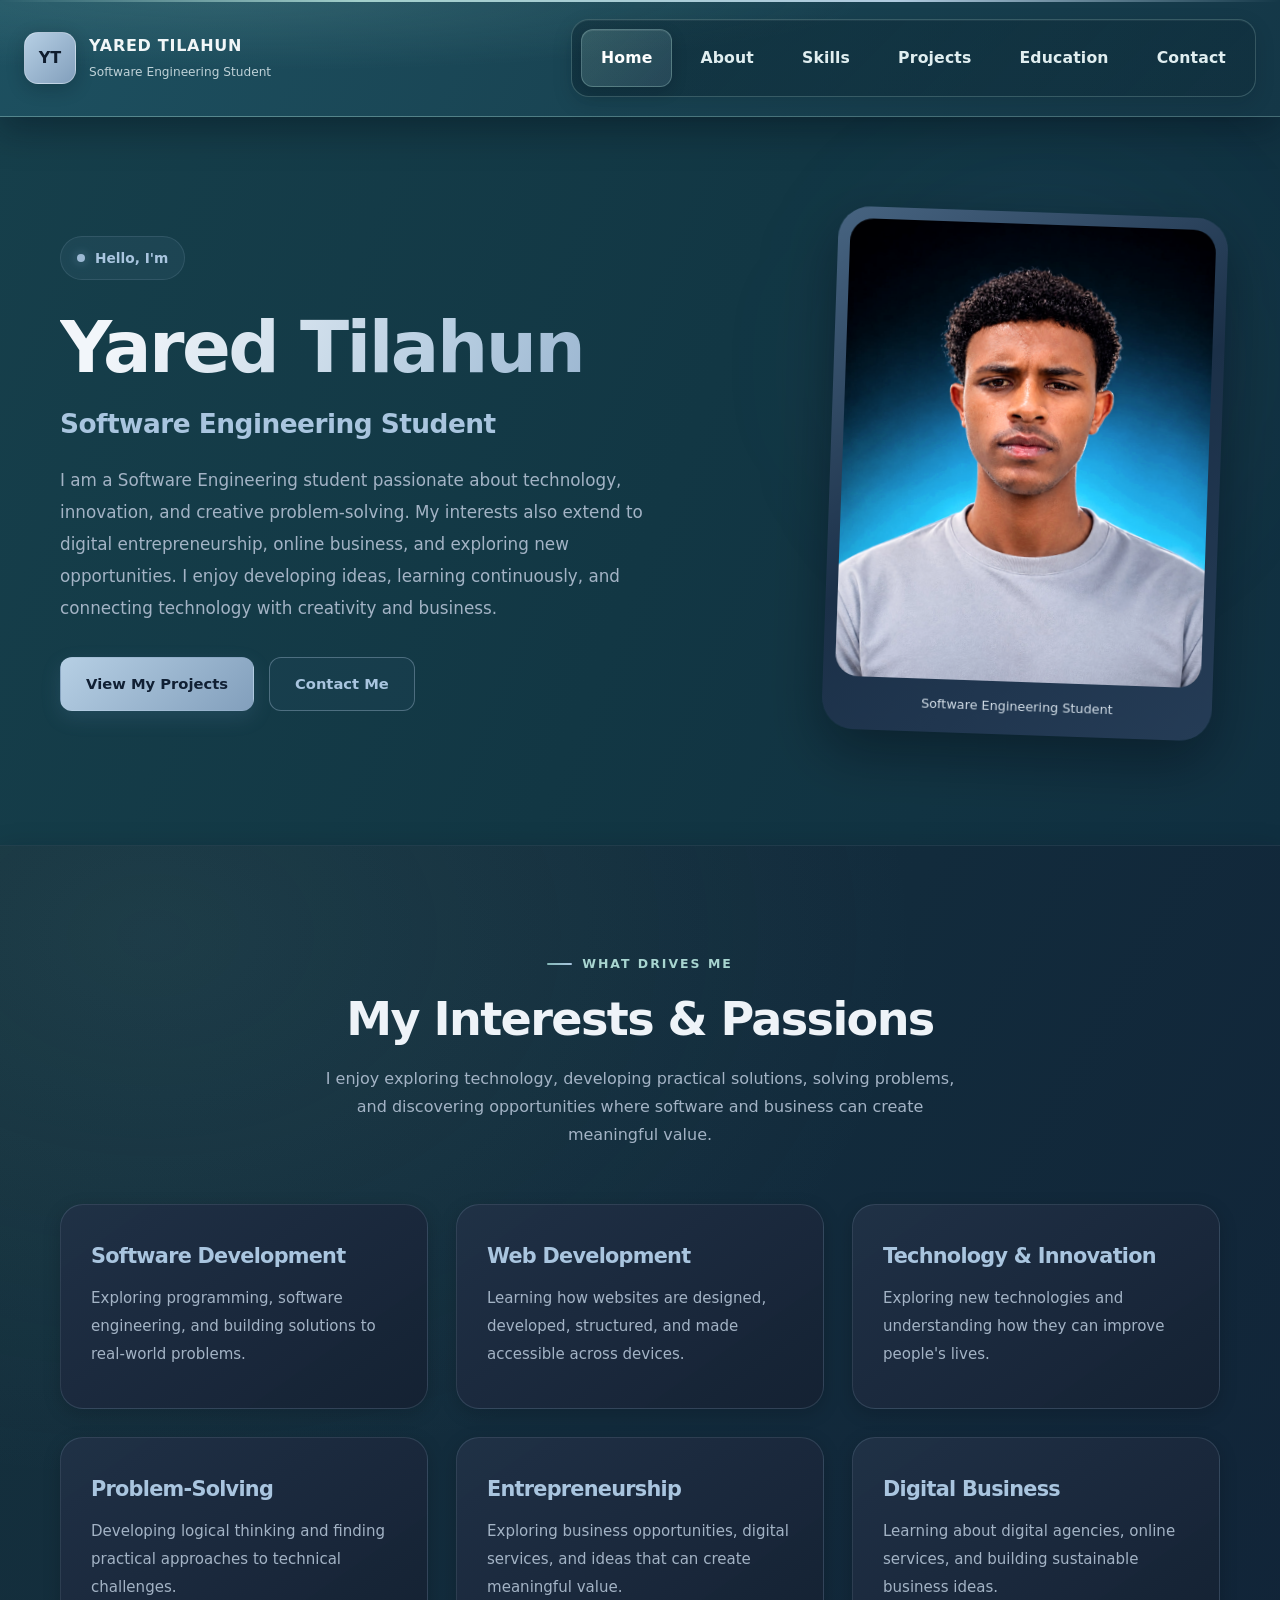
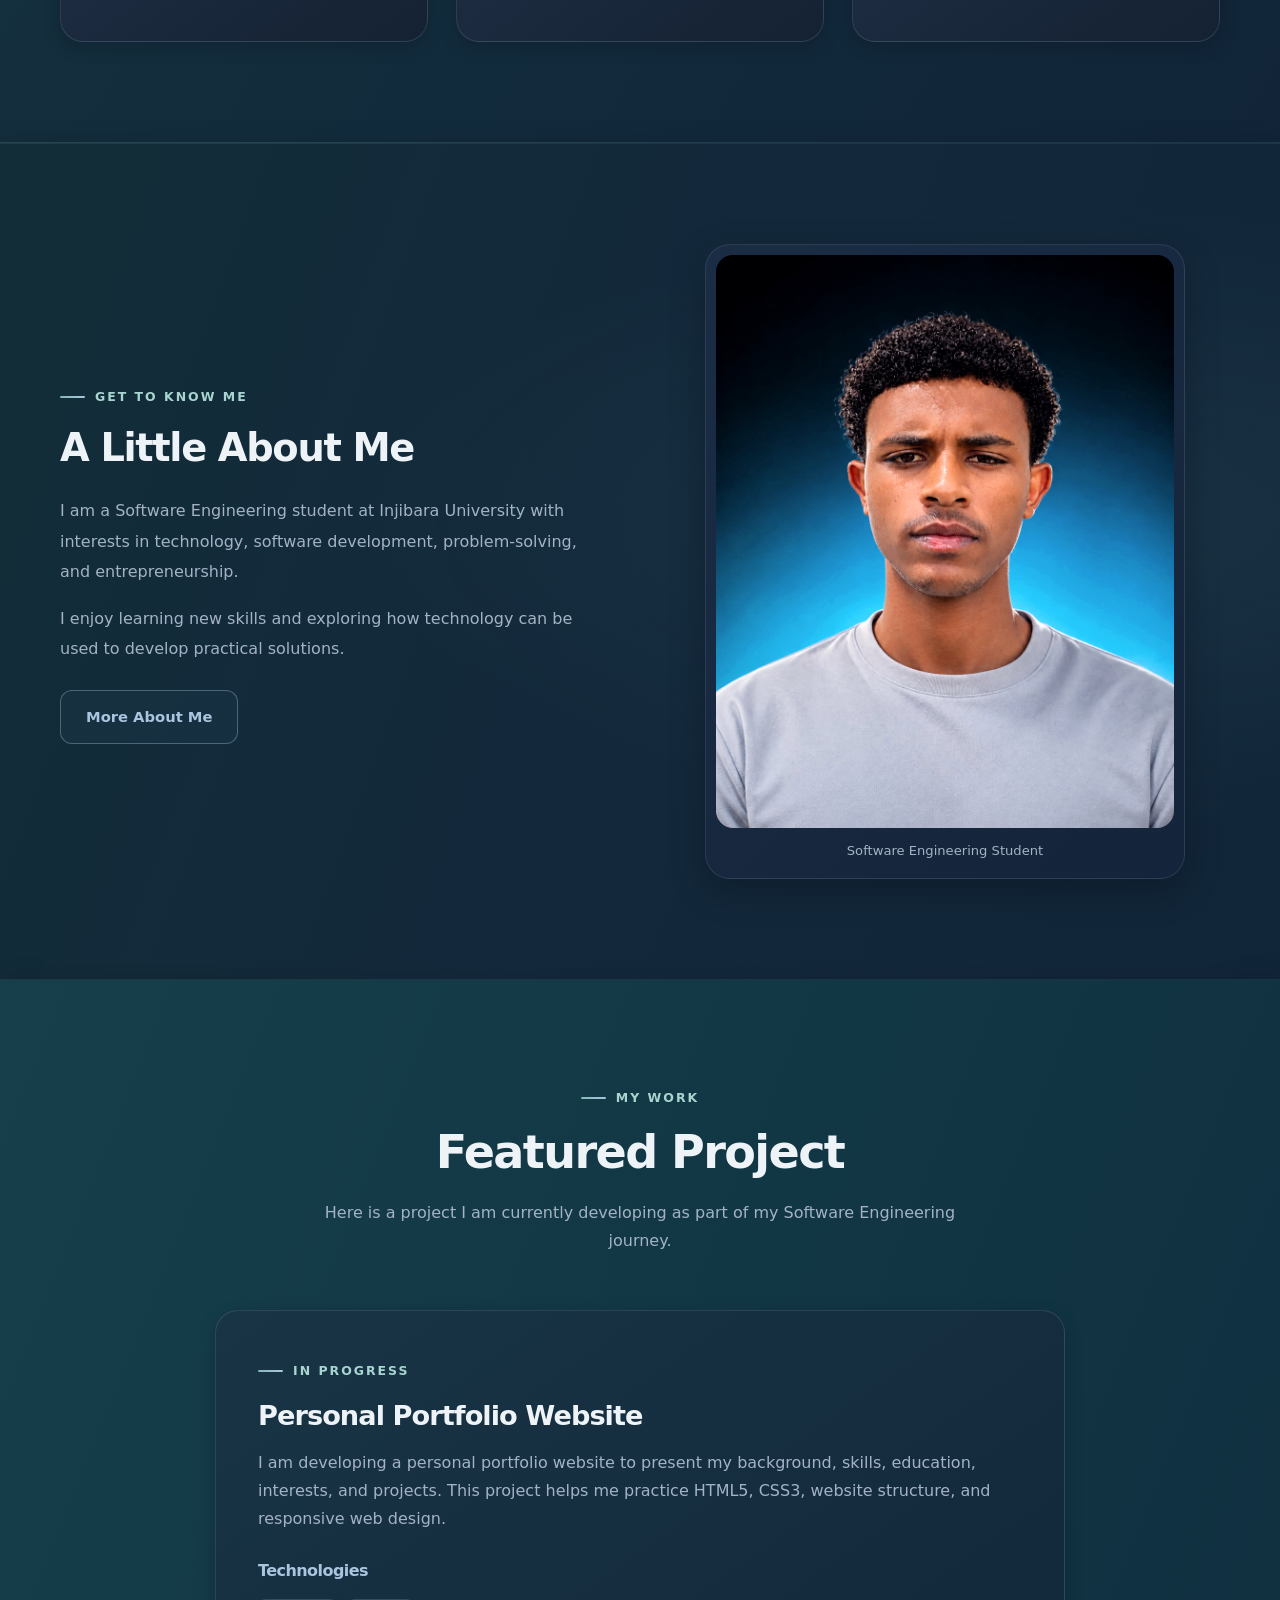
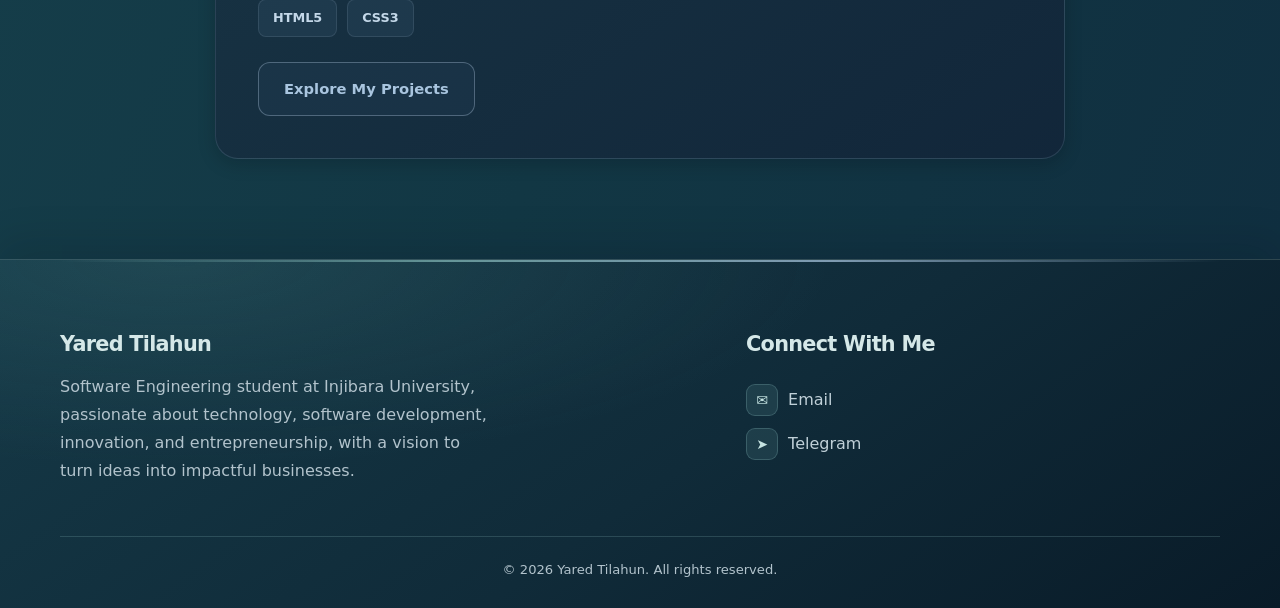
<file: Yared-Tilahun-Personal-Website/index.html>
<!doctype html>
<html lang="en">
  <head>
    <meta charset="UTF-8" />
    <meta name="viewport" content="width=device-width, initial-scale=1.0" />

    <meta
      name="description"
      content="Explore Yared Tilahun's personal portfolio, including his Software Engineering journey, skills, projects, education, and interests."
    />

    <title>Home | Yared Tilahun</title>

    <link rel="stylesheet" href="css/style.css" />
  </head>

  <body>
    <!-- Website header -->
    <header class="site-header">
      <div class="container header-inner">
        <a href="index.html" class="brand">
          <span class="brand-mark">YT</span>

          <span class="brand-info">
            <strong>YARED TILAHUN</strong>
            <small>Software Engineering Student</small>
          </span>
        </a>

        <!-- Main navigation -->
        <nav class="site-nav" aria-label="Main navigation">
          <ul class="nav-list">
            <li>
              <a href="index.html" class="nav-link active" aria-current="page">
                Home
              </a>
            </li>
            <li><a href="about.html" class="nav-link">About</a></li>
            <li><a href="skills.html" class="nav-link">Skills</a></li>
            <li><a href="projects.html" class="nav-link">Projects</a></li>
            <li><a href="education.html" class="nav-link">Education</a></li>
            <li><a href="contact.html" class="nav-link">Contact</a></li>
          </ul>
        </nav>
      </div>
    </header>

    <!-- Main page content -->
    <main id="main-content">
      <!-- Hero section -->
      <section class="hero">
        <div class="container hero-inner">
          <div class="hero-content">
            <p class="hero-greeting">Hello, I'm</p>

            <h1>Yared Tilahun</h1>

            <h2>Software Engineering Student</h2>

            <p class="hero-description">
              I am a Software Engineering student passionate about technology,
              innovation, and creative problem-solving. My interests also extend
              to digital entrepreneurship, online business, and exploring new
              opportunities. I enjoy developing ideas, learning continuously,
              and connecting technology with creativity and business.
            </p>

            <div class="hero-actions">
              <a href="projects.html" class="btn btn-primary">
                View My Projects
              </a>

              <a href="contact.html" class="btn btn-outline"> Contact Me </a>
            </div>
          </div>

          <!-- Profile image -->
          <figure class="hero-image">
            <img src="images/profile.png" alt="Portrait of Yared Tilahun" />
            <figcaption>Software Engineering Student</figcaption>
          </figure>
        </div>
      </section>

      <!-- Interests section -->
      <section
        class="section interests-section"
        aria-labelledby="interests-title"
      >
        <div class="container">
          <div class="section-heading">
            <span class="section-label">WHAT DRIVES ME</span>

            <h2 id="interests-title">My Interests & Passions</h2>

            <p>
              I enjoy exploring technology, developing practical solutions,
              solving problems, and discovering opportunities where software and
              business can create meaningful value.
            </p>
          </div>

          <ul class="grid grid-3 interest-list">
            <li class="card interest-card">
              <h3>Software Development</h3>
              <p>
                Exploring programming, software engineering, and building
                solutions to real-world problems.
              </p>
            </li>

            <li class="card interest-card">
              <h3>Web Development</h3>
              <p>
                Learning how websites are designed, developed, structured, and
                made accessible across devices.
              </p>
            </li>

            <li class="card interest-card">
              <h3>Technology & Innovation</h3>
              <p>
                Exploring new technologies and understanding how they can
                improve people's lives.
              </p>
            </li>

            <li class="card interest-card">
              <h3>Problem-Solving</h3>
              <p>
                Developing logical thinking and finding practical approaches to
                technical challenges.
              </p>
            </li>

            <li class="card interest-card">
              <h3>Entrepreneurship</h3>
              <p>
                Exploring business opportunities, digital services, and ideas
                that can create meaningful value.
              </p>
            </li>

            <li class="card interest-card">
              <h3>Digital Business</h3>
              <p>
                Learning about digital agencies, online services, and building
                sustainable business ideas.
              </p>
            </li>
          </ul>
        </div>
      </section>

      <!-- About me preview -->
      <section
        class="section about-preview"
        aria-labelledby="about-preview-title"
      >
        <div class="container">
          <div class="grid grid-2 about-preview-grid">
            <div class="about-preview-content">
              <span class="section-label">GET TO KNOW ME</span>

              <h2 id="about-preview-title">A Little About Me</h2>

              <p>
                I am a Software Engineering student at Injibara University with
                interests in technology, software development, problem-solving,
                and entrepreneurship.
              </p>

              <p>
                I enjoy learning new skills and exploring how technology can be
                used to develop practical solutions.
              </p>

              <a href="about.html" class="btn btn-outline"> More About Me </a>
            </div>

            <!-- Personal photo -->
            <figure class="about-preview-image">
              <img
                src="images/profile.png"
                alt="Yared Tilahun, Software Engineering student"
              />
              <figcaption>Software Engineering Student</figcaption>
            </figure>
          </div>
        </div>
      </section>

      <!-- Featured project -->
      <section
        class="section featured-projects"
        aria-labelledby="featured-projects-title"
      >
        <div class="container">
          <div class="section-heading">
            <span class="section-label">MY WORK</span>

            <h2 id="featured-projects-title">Featured Project</h2>

            <p>
              Here is a project I am currently developing as part of my Software
              Engineering journey.
            </p>
          </div>

          <article class="card featured-project-card">
            <span class="section-label">IN PROGRESS</span>

            <h3>Personal Portfolio Website</h3>

            <p>
              I am developing a personal portfolio website to present my
              background, skills, education, interests, and projects. This
              project helps me practice HTML5, CSS3, website structure, and
              responsive web design.
            </p>

            <h4>Technologies</h4>

            <ul class="project-tech-list">
              <li>HTML5</li>
              <li>CSS3</li>
            </ul>

            <a href="projects.html" class="btn btn-outline">
              Explore My Projects
            </a>
          </article>
        </div>
      </section>
    </main>

    <!-- Website footer -->
    <footer class="site-footer">
      <div class="container footer-inner">
        <div class="footer-brand">
          <h3>Yared Tilahun</h3>

          <p>
            Software Engineering student at Injibara University, passionate
            about technology, software development, innovation, and
            entrepreneurship, with a vision to turn ideas into impactful
            businesses.
          </p>
        </div>

        <div class="footer-contact">
          <h3>Connect With Me</h3>

          <a href="mailto:yaredt829@gmail.com">Email</a>

          <a
            href="https://t.me/zeya_12"
            target="_blank"
            rel="noopener noreferrer"
          >
            Telegram
          </a>
        </div>

        <div class="footer-bottom">
          <p>&copy; 2026 Yared Tilahun. All rights reserved.</p>
        </div>
      </div>
    </footer>
  </body>
</html>
</file>
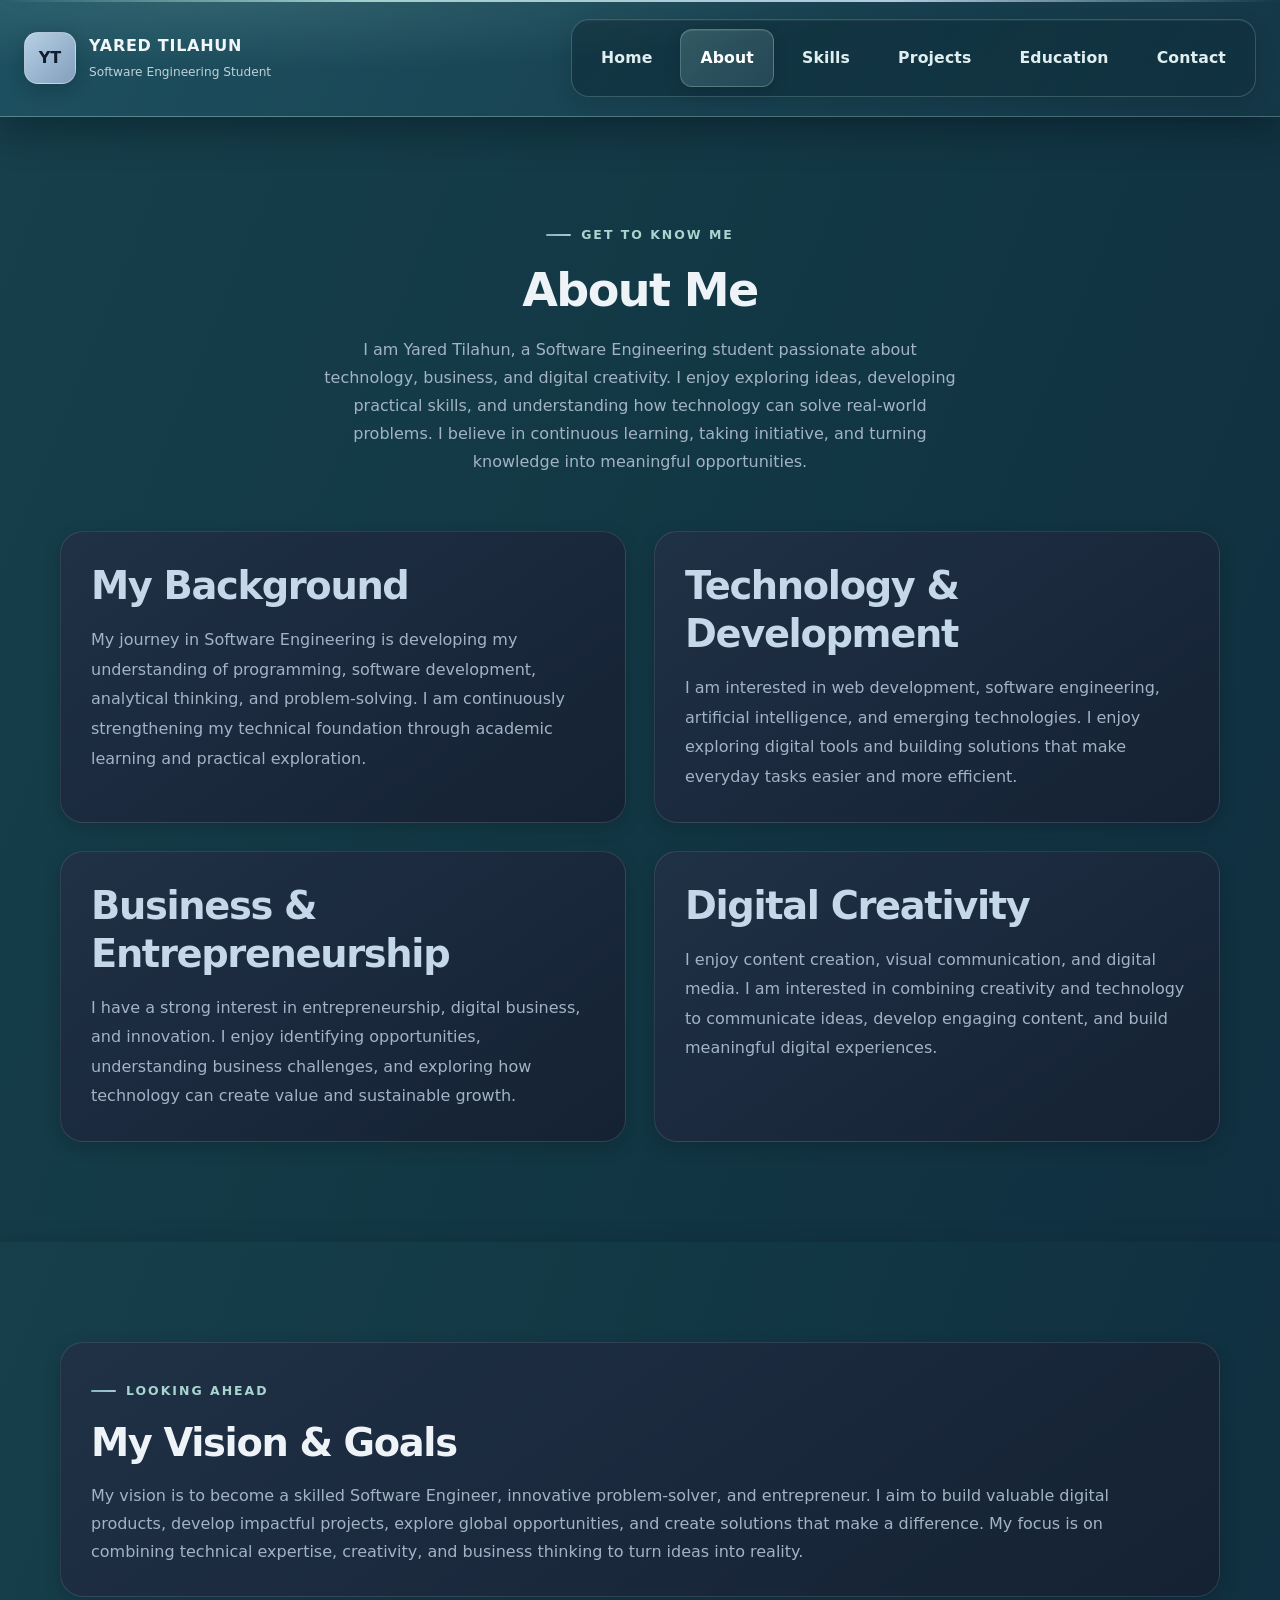
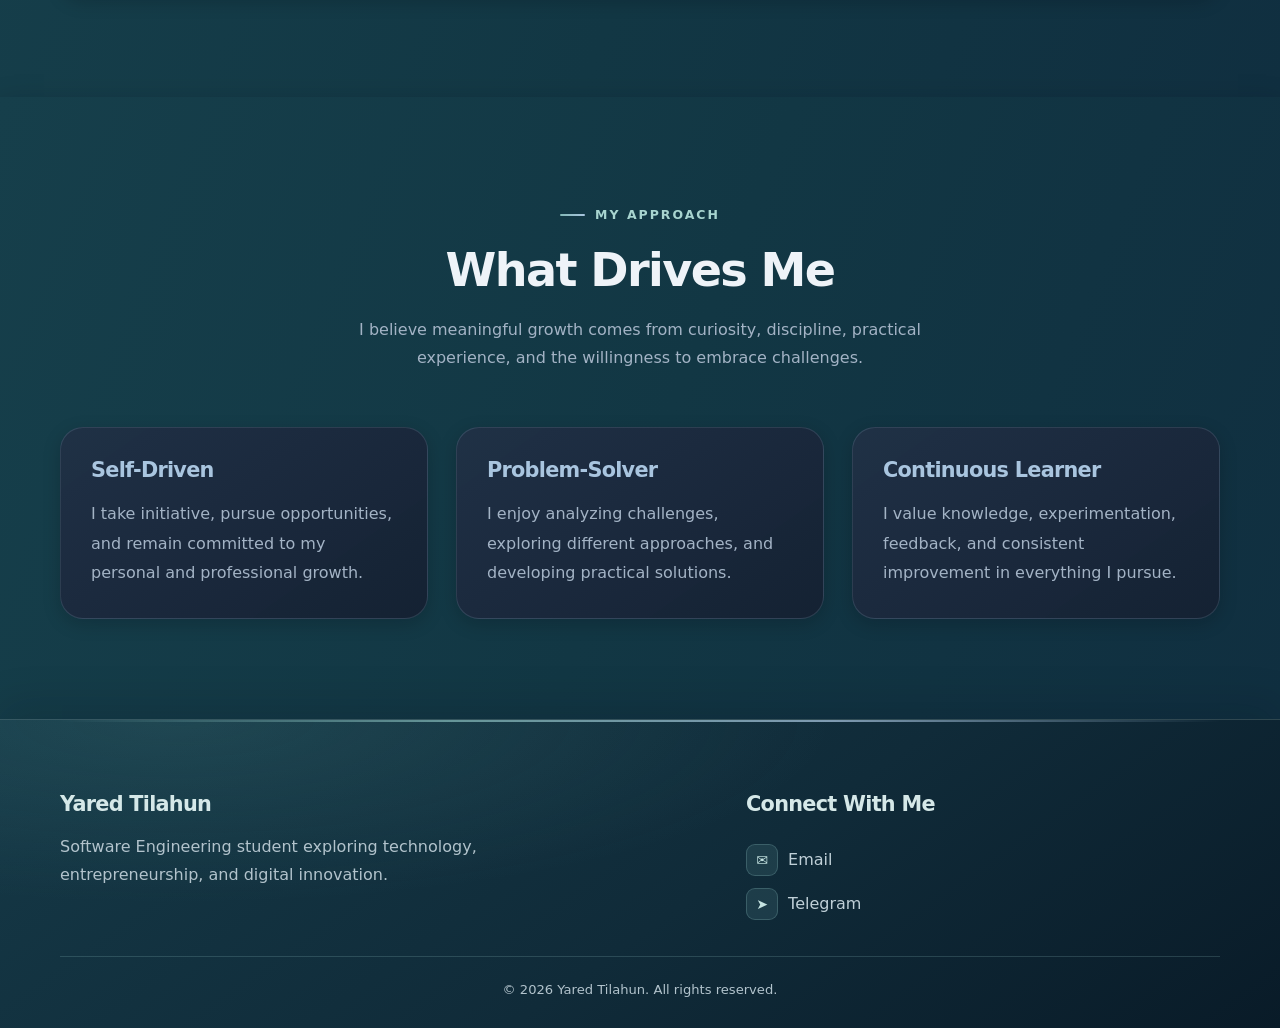
<file: Yared-Tilahun-Personal-Website/about.html>
<!doctype html>
<html lang="en">
  <head>
    <meta charset="UTF-8" />
    <meta name="viewport" content="width=device-width, initial-scale=1.0" />

    <title>About Me | Yared Tilahun</title>

    <!-- Main CSS stylesheet -->
    <link rel="stylesheet" href="css/style.css" />
  </head>

  <body>
    <!-- Website header -->
    <header class="site-header">
      <div class="container header-inner">
        <!-- Personal brand -->
        <a href="index.html" class="brand">
          <span class="brand-mark">YT</span>

          <span class="brand-info">
            <strong>YARED TILAHUN</strong>
            <small>Software Engineering Student</small>
          </span>
        </a>

        <!-- Main navigation -->
        <nav class="site-nav" aria-label="Main navigation">
          <ul class="nav-list">
            <li><a href="index.html" class="nav-link">Home</a></li>
            <li>
              <a href="about.html" class="nav-link active" aria-current="page">
                About
              </a>
            </li>
            <li><a href="skills.html" class="nav-link">Skills</a></li>
            <li><a href="projects.html" class="nav-link">Projects</a></li>
            <li><a href="education.html" class="nav-link">Education</a></li>
            <li><a href="contact.html" class="nav-link">Contact</a></li>
          </ul>
        </nav>
      </div>
    </header>

    <!-- Main page content -->
    <main id="main-content">
      <!-- About introduction -->
      <section class="section" aria-labelledby="about-title">
        <div class="container">
          <div class="section-heading">
            <span class="section-label">GET TO KNOW ME</span>

            <h1 id="about-title">About Me</h1>

            <p>
              I am Yared Tilahun, a Software Engineering student passionate
              about technology, business, and digital creativity. I enjoy
              exploring ideas, developing practical skills, and understanding
              how technology can solve real-world problems. I believe in
              continuous learning, taking initiative, and turning knowledge into
              meaningful opportunities.
            </p>
          </div>

          <!-- Personal background -->
          <div class="grid grid-2">
            <article class="card">
              <h2>My Background</h2>
              <p>
                My journey in Software Engineering is developing my
                understanding of programming, software development, analytical
                thinking, and problem-solving. I am continuously strengthening
                my technical foundation through academic learning and practical
                exploration.
              </p>
            </article>

            <article class="card">
              <h2>Technology & Development</h2>
              <p>
                I am interested in web development, software engineering,
                artificial intelligence, and emerging technologies. I enjoy
                exploring digital tools and building solutions that make
                everyday tasks easier and more efficient.
              </p>
            </article>

            <article class="card">
              <h2>Business & Entrepreneurship</h2>
              <p>
                I have a strong interest in entrepreneurship, digital business,
                and innovation. I enjoy identifying opportunities, understanding
                business challenges, and exploring how technology can create
                value and sustainable growth.
              </p>
            </article>

            <article class="card">
              <h2>Digital Creativity</h2>
              <p>
                I enjoy content creation, visual communication, and digital
                media. I am interested in combining creativity and technology to
                communicate ideas, develop engaging content, and build
                meaningful digital experiences.
              </p>
            </article>
          </div>
        </div>
      </section>

      <!-- Personal vision -->
      <section class="section">
        <div class="container">
          <div class="card">
            <span class="section-label">LOOKING AHEAD</span>

            <h2>My Vision & Goals</h2>

            <p>
              My vision is to become a skilled Software Engineer, innovative
              problem-solver, and entrepreneur. I aim to build valuable digital
              products, develop impactful projects, explore global
              opportunities, and create solutions that make a difference. My
              focus is on combining technical expertise, creativity, and
              business thinking to turn ideas into reality.
            </p>
          </div>
        </div>
      </section>

      <!-- Personal qualities -->
      <section class="section">
        <div class="container">
          <div class="section-heading">
            <span class="section-label">MY APPROACH</span>

            <h2>What Drives Me</h2>

            <p>
              I believe meaningful growth comes from curiosity, discipline,
              practical experience, and the willingness to embrace challenges.
            </p>
          </div>

          <div class="grid grid-3">
            <article class="card">
              <h3>Self-Driven</h3>
              <p>
                I take initiative, pursue opportunities, and remain committed to
                my personal and professional growth.
              </p>
            </article>

            <article class="card">
              <h3>Problem-Solver</h3>
              <p>
                I enjoy analyzing challenges, exploring different approaches,
                and developing practical solutions.
              </p>
            </article>

            <article class="card">
              <h3>Continuous Learner</h3>
              <p>
                I value knowledge, experimentation, feedback, and consistent
                improvement in everything I pursue.
              </p>
            </article>
          </div>
        </div>
      </section>
    </main>

    <!-- Website footer -->
    <footer class="site-footer">
      <div class="container footer-inner">
        <div class="footer-brand">
          <h3>Yared Tilahun</h3>

          <p>
            Software Engineering student exploring technology, entrepreneurship,
            and digital innovation.
          </p>
        </div>

        <div class="footer-contact">
          <h3>Connect With Me</h3>

          <a href="mailto:yaredt829@gmail.com">Email</a>

          <a
            href="https://t.me/zeya_12"
            target="_blank"
            rel="noopener noreferrer"
          >
            Telegram
          </a>
        </div>

        <div class="footer-bottom">
          <p>© 2026 Yared Tilahun. All rights reserved.</p>
        </div>
      </div>
    </footer>
  </body>
</html>
</file>
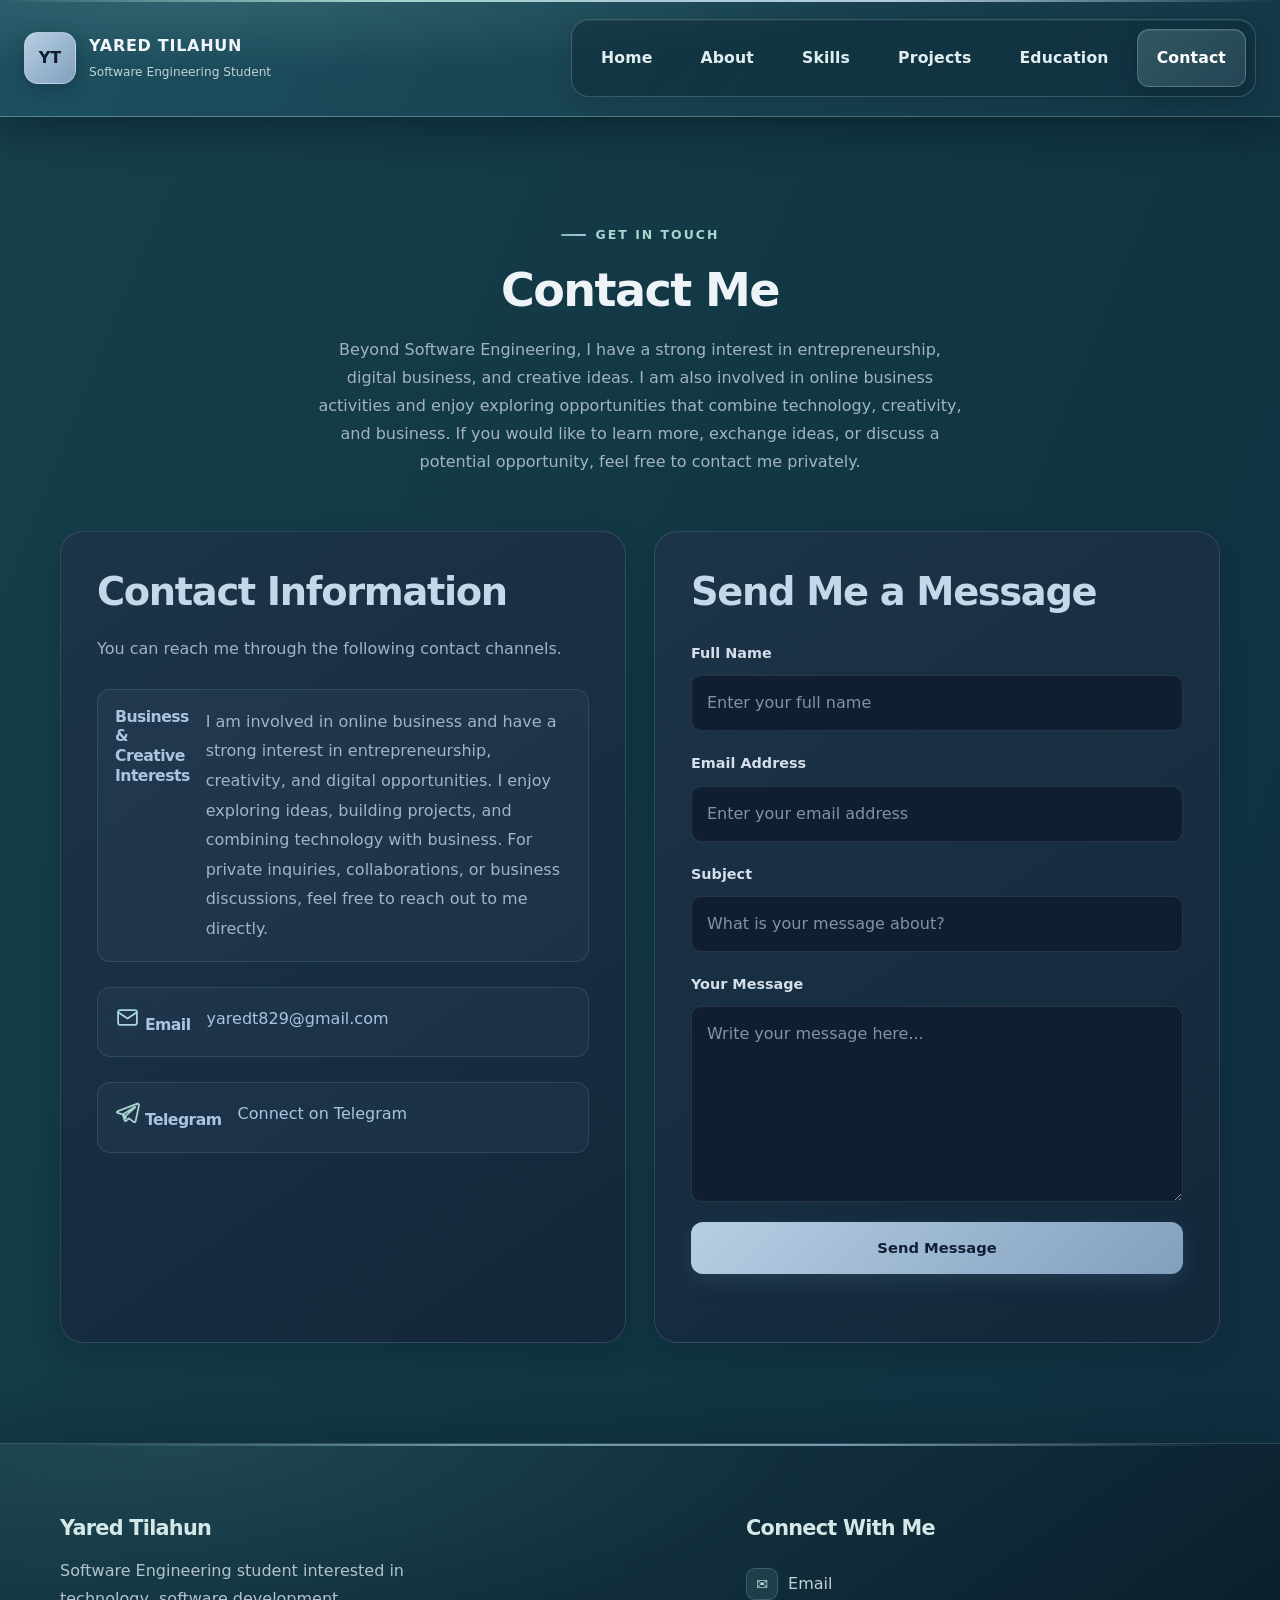
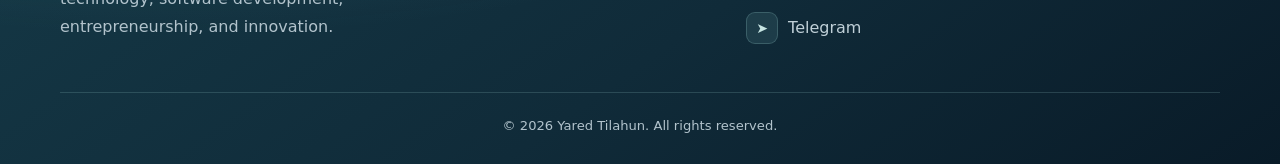
<file: Yared-Tilahun-Personal-Website/contact.html>
<!doctype html>
<html lang="en">
  <head>
    <meta charset="UTF-8" />
    <meta name="viewport" content="width=device-width, initial-scale=1.0" />
    <title>Contact | Yared Tilahun</title>
    <link rel="stylesheet" href="css/style.css" />
  </head>

  <body>
    <!-- Website header -->
    <header class="site-header">
      <div class="container header-inner">
        <a href="index.html" class="brand">
          <span class="brand-mark">YT</span>
          <span class="brand-info">
            <strong>YARED TILAHUN</strong>
            <small>Software Engineering Student</small>
          </span>
        </a>

        <!-- Main navigation -->
        <nav class="site-nav" aria-label="Main navigation">
          <ul class="nav-list">
            <li><a href="index.html" class="nav-link">Home</a></li>
            <li><a href="about.html" class="nav-link">About</a></li>
            <li><a href="skills.html" class="nav-link">Skills</a></li>
            <li><a href="projects.html" class="nav-link">Projects</a></li>
            <li><a href="education.html" class="nav-link">Education</a></li>
            <li>
              <a
                href="contact.html"
                class="nav-link active"
                aria-current="page"
              >
                Contact
              </a>
            </li>
          </ul>
        </nav>
      </div>
    </header>

    <!-- Main content -->
    <main id="main-content">
      <section class="section" aria-labelledby="contact-title">
        <div class="container">
          <!-- Page introduction -->
          <div class="section-heading">
            <span class="section-label">GET IN TOUCH</span>
            <h1 id="contact-title">Contact Me</h1>

            <p>
              Beyond Software Engineering, I have a strong interest in
              entrepreneurship, digital business, and creative ideas. I am also
              involved in online business activities and enjoy exploring
              opportunities that combine technology, creativity, and business.
              If you would like to learn more, exchange ideas, or discuss a
              potential opportunity, feel free to contact me privately.
            </p>
          </div>

          <!-- Contact information and form -->
          <div class="grid grid-2">
            <!-- Contact information -->
            <article class="card contact-info">
              <h2>Contact Information</h2>
              <p>You can reach me through the following contact channels.</p>

              <div class="contact-detail">
                <h3>Business & Creative Interests</h3>
                <p>
                  I am involved in online business and have a strong interest in
                  entrepreneurship, creativity, and digital opportunities. I
                  enjoy exploring ideas, building projects, and combining
                  technology with business. For private inquiries,
                  collaborations, or business discussions, feel free to reach
                  out to me directly.
                </p>
              </div>

              <!-- Email -->
              <div class="contact-detail">
                <h3>
                  <svg
                    class="contact-icon"
                    xmlns="http://www.w3.org/2000/svg"
                    viewBox="0 0 24 24"
                    fill="none"
                    stroke="currentColor"
                    stroke-width="2"
                    stroke-linecap="round"
                    stroke-linejoin="round"
                    aria-hidden="true"
                  >
                    <rect x="3" y="5" width="18" height="14" rx="2" />
                    <path d="m3 7 9 6 9-6" />
                  </svg>
                  Email
                </h3>
                <a href="mailto:yaredt829@gmail.com"> yaredt829@gmail.com </a>
              </div>

              <!-- Telegram -->
              <div class="contact-detail">
                <h3>
                  <svg
                    class="contact-icon"
                    xmlns="http://www.w3.org/2000/svg"
                    viewBox="0 0 24 24"
                    fill="currentColor"
                    aria-hidden="true"
                  >
                    <path
                      d="M21.5 3.5 2.8 10.7c-1.3.5-1.3 1.3-.2 1.6l4.8 1.5 1.8 5.5c.2.7.1 1 .8 1 .5 0 .7-.2 1-.5l2.3-2.2 4.8 3.5c.9.5 1.5.2 1.7-.8l3.2-15c.3-1.3-.5-1.9-1.5-1.3ZM8.2 13.5l10.6-6.7c.5-.3.9-.1.5.2l-8.8 8-.3 3.2-2-4.7Z"
                    />
                  </svg>
                  Telegram
                </h3>
                <a
                  href="https://t.me/zeya_12"
                  target="_blank"
                  rel="noopener noreferrer"
                >
                  Connect on Telegram
                </a>
              </div>
            </article>

            <!-- Contact form -->
            <div class="card contact-form-card">
              <h2>Send Me a Message</h2>

              <form class="contact-form" id="contactForm">
                <input
                  type="hidden"
                  name="_subject"
                  value="New Contact Message from Yared Tilahun Portfolio"
                />
                <input type="hidden" name="_template" value="table" />

                <div class="form-group">
                  <label for="name">Full Name</label>
                  <input
                    type="text"
                    id="name"
                    name="name"
                    placeholder="Enter your full name"
                    autocomplete="name"
                    required
                  />
                </div>

                <div class="form-group">
                  <label for="email">Email Address</label>
                  <input
                    type="email"
                    id="email"
                    name="email"
                    placeholder="Enter your email address"
                    autocomplete="email"
                    required
                  />
                </div>

                <div class="form-group">
                  <label for="subject">Subject</label>
                  <input
                    type="text"
                    id="subject"
                    name="subject"
                    placeholder="What is your message about?"
                    required
                  />
                </div>

                <div class="form-group">
                  <label for="message">Your Message</label>
                  <textarea
                    id="message"
                    name="message"
                    rows="6"
                    placeholder="Write your message here..."
                    required
                  ></textarea>
                </div>

                <button type="submit" class="submit-btn" id="submitBtn">
                  Send Message
                </button>

                <p
                  class="form-status"
                  id="formStatus"
                  role="status"
                  aria-live="polite"
                ></p>
              </form>
            </div>
          </div>
        </div>
      </section>
    </main>

    <!-- Website footer -->
    <footer class="site-footer">
      <div class="container footer-inner">
        <div class="footer-brand">
          <h3>Yared Tilahun</h3>
          <p>
            Software Engineering student interested in technology, software
            development, entrepreneurship, and innovation.
          </p>
        </div>

        <div class="footer-contact">
          <h3>Connect With Me</h3>
          <a href="mailto:yaredt829@gmail.com">Email</a>
          <a
            href="https://t.me/zeya_12"
            target="_blank"
            rel="noopener noreferrer"
          >
            Telegram
          </a>
        </div>

        <div class="footer-bottom">
          <p>&copy; 2026 Yared Tilahun. All rights reserved.</p>
        </div>
      </div>
    </footer>
  </body>
</html>
</file>
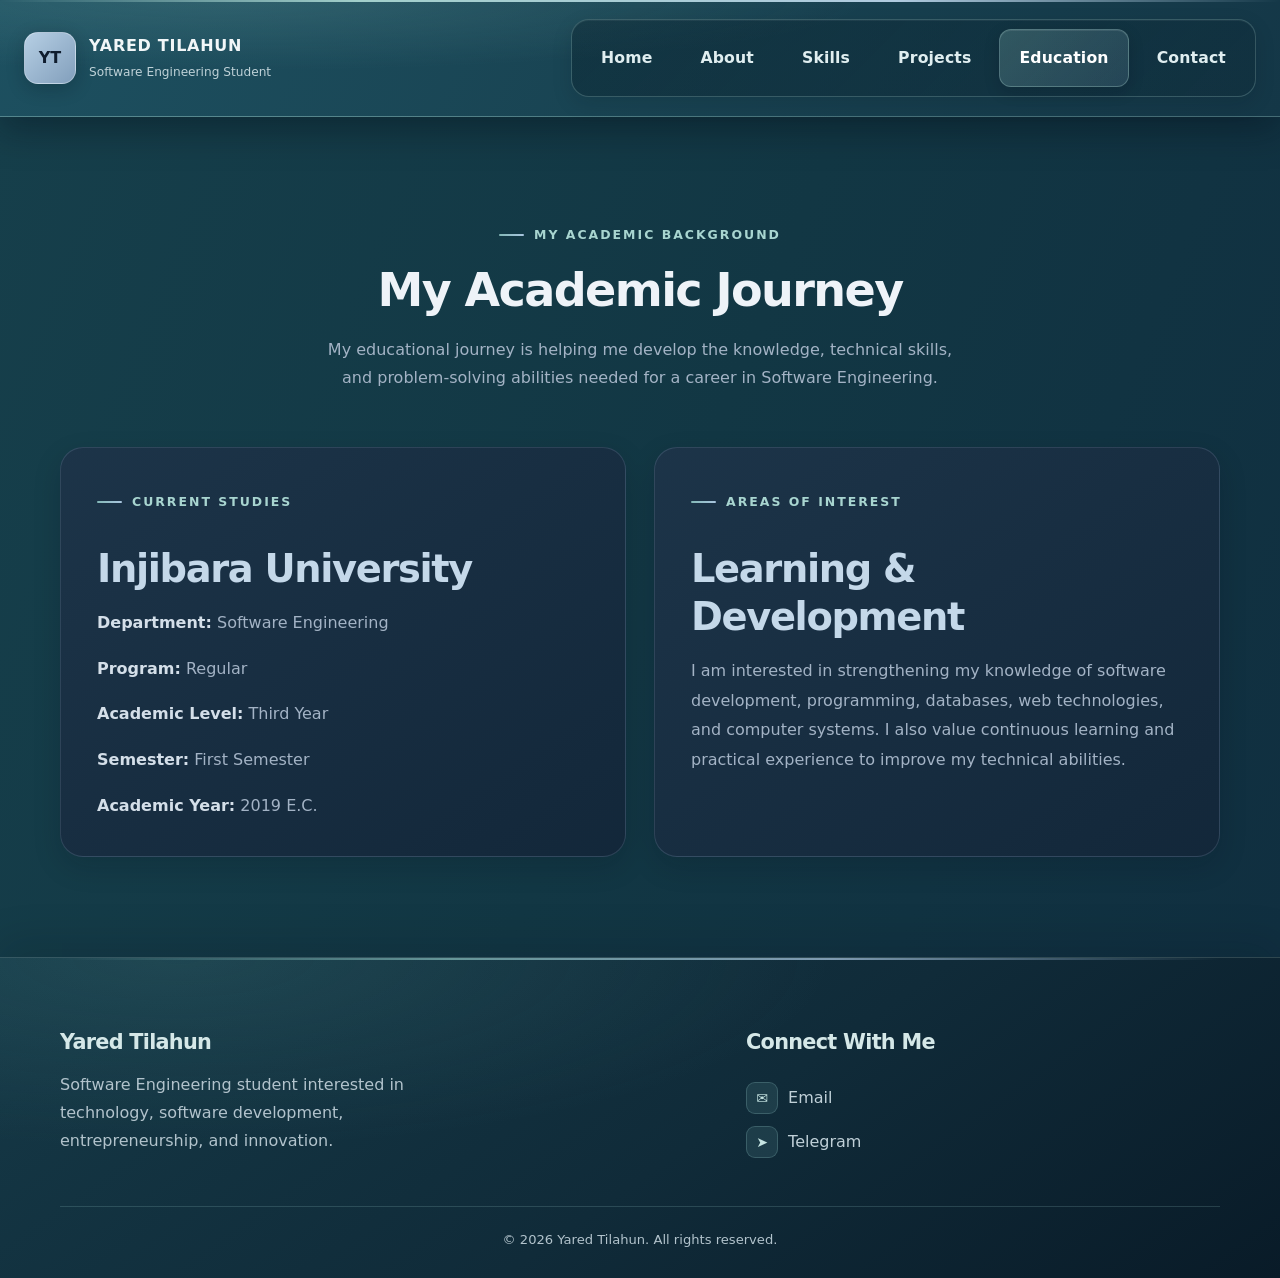
<file: Yared-Tilahun-Personal-Website/education.html>
<!doctype html>
<html lang="en">
  <head>
    <meta charset="UTF-8" />
    <meta name="viewport" content="width=device-width, initial-scale=1.0" />
    <title>Education | Yared Tilahun</title>
    <link rel="stylesheet" href="css/style.css" />
  </head>

  <body>
    <!-- Website header -->
    <header class="site-header">
      <div class="container header-inner">
        <a href="index.html" class="brand">
          <span class="brand-mark">YT</span>
          <span class="brand-info">
            <strong>YARED TILAHUN</strong>
            <small>Software Engineering Student</small>
          </span>
        </a>

        <!-- Main navigation -->
        <nav class="site-nav" aria-label="Main navigation">
          <ul class="nav-list">
            <li><a href="index.html" class="nav-link">Home</a></li>
            <li><a href="about.html" class="nav-link">About</a></li>
            <li><a href="skills.html" class="nav-link">Skills</a></li>
            <li><a href="projects.html" class="nav-link">Projects</a></li>
            <li>
              <a
                href="education.html"
                class="nav-link active"
                aria-current="page"
              >
                Education
              </a>
            </li>
            <li><a href="contact.html" class="nav-link">Contact</a></li>
          </ul>
        </nav>
      </div>
    </header>

    <!-- Main page content -->
    <main id="main-content">
      <section class="section" aria-labelledby="education-title">
        <div class="container">
          <!-- Page introduction -->
          <div class="section-heading">
            <span class="section-label">MY ACADEMIC BACKGROUND</span>
            <h1 id="education-title">My Academic Journey</h1>

            <p>
              My educational journey is helping me develop the knowledge,
              technical skills, and problem-solving abilities needed for a
              career in Software Engineering.
            </p>
          </div>

          <!-- Education information -->
          <div class="grid grid-2">
            <article class="card education-card">
              <span class="section-label">CURRENT STUDIES</span>
              <h2>Injibara University</h2>

              <p><strong>Department:</strong> Software Engineering</p>
              <p><strong>Program:</strong> Regular</p>
              <p><strong>Academic Level:</strong> Third Year</p>
              <p><strong>Semester:</strong> First Semester</p>
              <p><strong>Academic Year:</strong> 2019 E.C.</p>
            </article>

            <article class="card education-card">
              <span class="section-label">AREAS OF INTEREST</span>
              <h2>Learning & Development</h2>

              <p>
                I am interested in strengthening my knowledge of software
                development, programming, databases, web technologies, and
                computer systems. I also value continuous learning and practical
                experience to improve my technical abilities.
              </p>
            </article>
          </div>
        </div>
      </section>
    </main>

    <!-- Website footer -->
    <footer class="site-footer">
      <div class="container footer-inner">
        <div class="footer-brand">
          <h3>Yared Tilahun</h3>
          <p>
            Software Engineering student interested in technology, software
            development, entrepreneurship, and innovation.
          </p>
        </div>

        <div class="footer-contact">
          <h3>Connect With Me</h3>
          <a href="mailto:yaredt829@gmail.com">Email</a>
          <a
            href="https://t.me/zeya_12"
            target="_blank"
            rel="noopener noreferrer"
          >
            Telegram
          </a>
        </div>

        <div class="footer-bottom">
          <p>&copy; 2026 Yared Tilahun. All rights reserved.</p>
        </div>
      </div>
    </footer>
  </body>
</html>
</file>
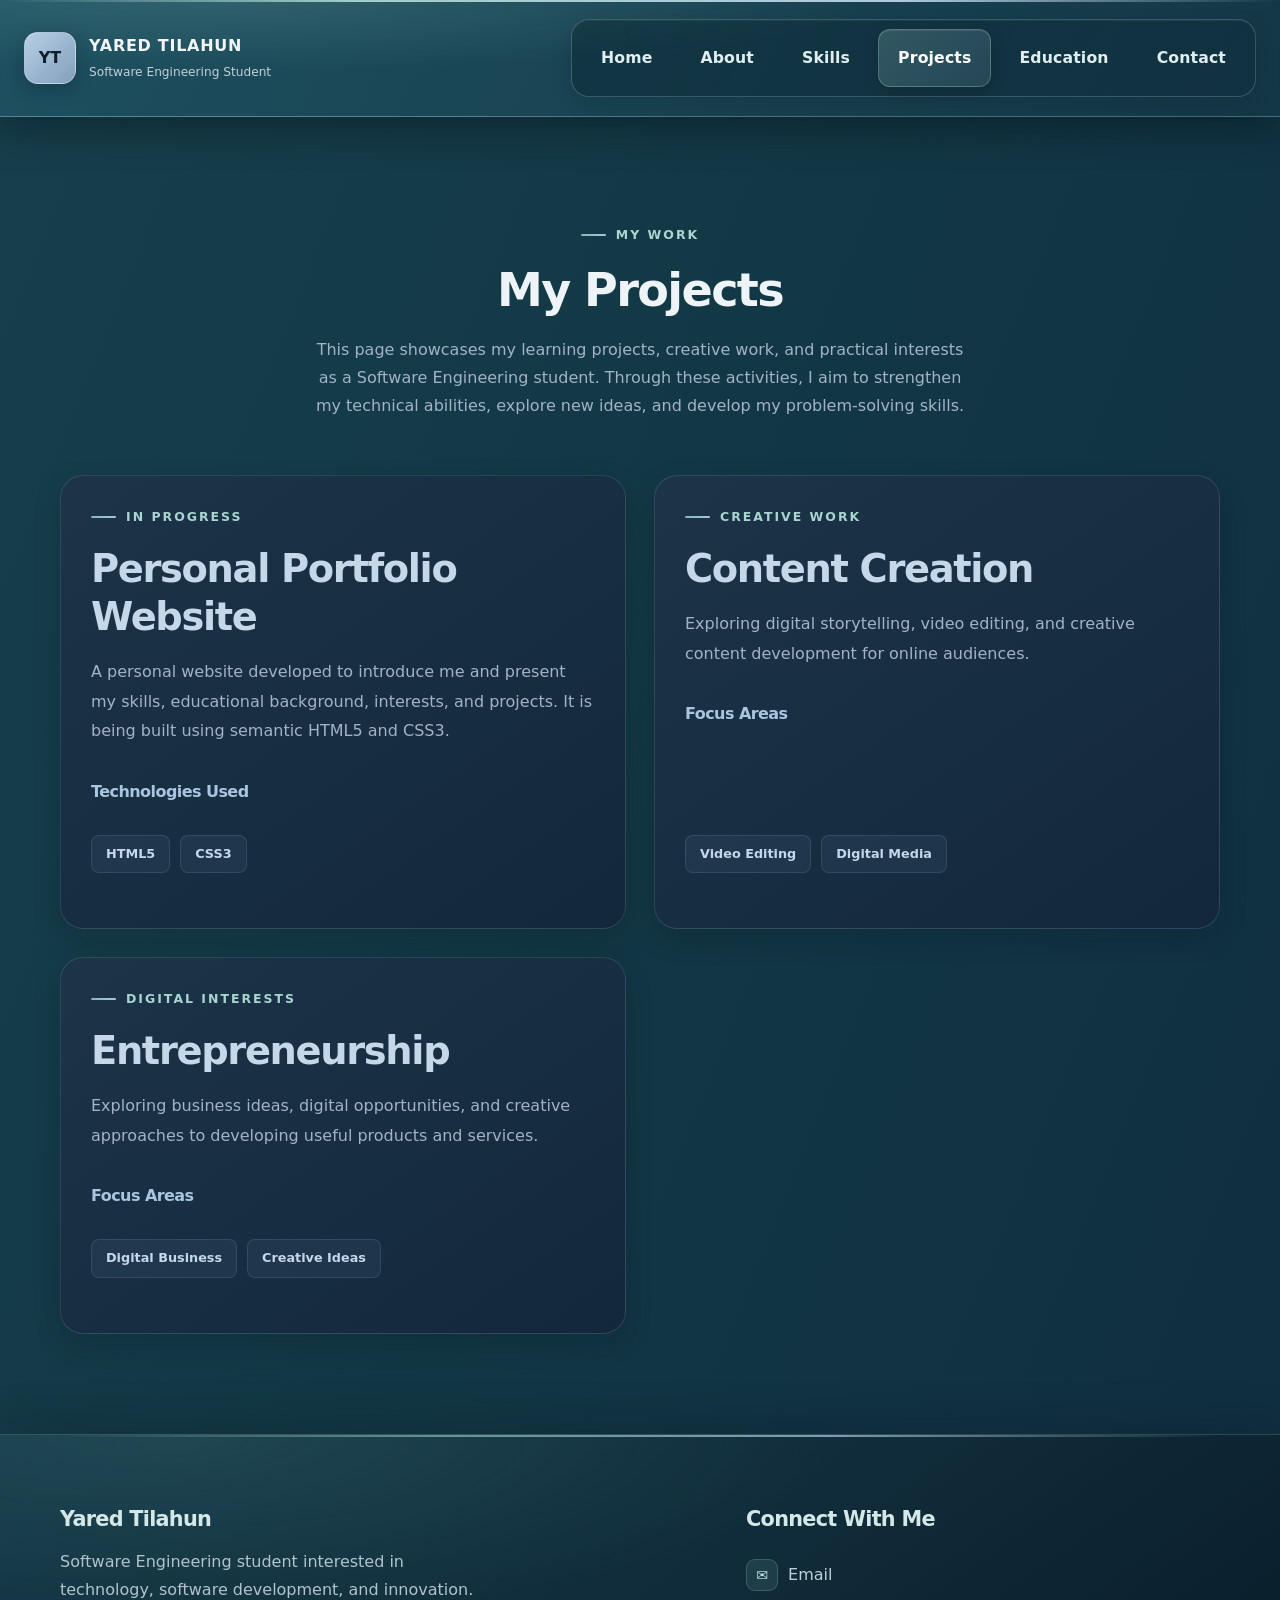
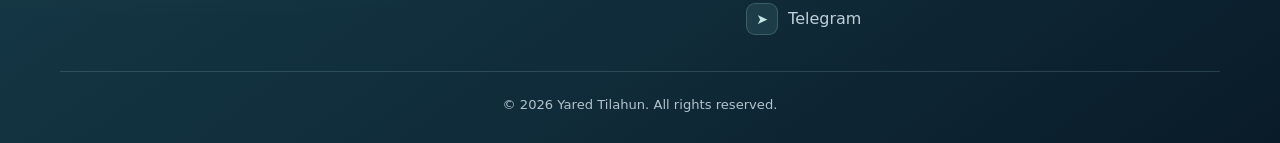
<file: Yared-Tilahun-Personal-Website/projects.html>
<!doctype html>
<html lang="en">
  <head>
    <meta charset="UTF-8" />
    <meta name="viewport" content="width=device-width, initial-scale=1.0" />

    <meta
      name="description"
      content="Explore the learning projects, creative work, and digital interests of Yared Tilahun, a Software Engineering student."
    />

    <title>Projects | Yared Tilahun</title>

    <!-- Main CSS stylesheet -->
    <link rel="stylesheet" href="css/style.css" />
  </head>

  <body>
    <!-- Website header -->
    <header class="site-header">
      <div class="container header-inner">
        <!-- Personal brand -->
        <a href="index.html" class="brand">
          <span class="brand-mark">YT</span>

          <span class="brand-info">
            <strong>YARED TILAHUN</strong>
            <small>Software Engineering Student</small>
          </span>
        </a>

        <!-- Main navigation -->
        <nav class="site-nav" aria-label="Main navigation">
          <ul class="nav-list">
            <li>
              <a href="index.html" class="nav-link">Home</a>
            </li>

            <li>
              <a href="about.html" class="nav-link">About</a>
            </li>

            <li>
              <a href="skills.html" class="nav-link">Skills</a>
            </li>

            <li>
              <a
                href="projects.html"
                class="nav-link active"
                aria-current="page"
              >
                Projects
              </a>
            </li>

            <li>
              <a href="education.html" class="nav-link">Education</a>
            </li>

            <li>
              <a href="contact.html" class="nav-link">Contact</a>
            </li>
          </ul>
        </nav>
      </div>
    </header>

    <!-- Main page content -->
    <main id="main-content">
      <section class="section" aria-labelledby="projects-title">
        <div class="container">
          <!-- Page introduction -->
          <div class="section-heading">
            <span class="section-label">MY WORK</span>

            <h1 id="projects-title">My Projects</h1>

            <p>
              This page showcases my learning projects, creative work, and
              practical interests as a Software Engineering student. Through
              these activities, I aim to strengthen my technical abilities,
              explore new ideas, and develop my problem-solving skills.
            </p>
          </div>

          <!-- Projects grid -->
          <div class="grid grid-2">
            <!-- Project One -->
            <article class="card project-card">
              <span class="section-label">IN PROGRESS</span>

              <h2>Personal Portfolio Website</h2>

              <p>
                A personal website developed to introduce me and present my
                skills, educational background, interests, and projects. It is
                being built using semantic HTML5 and CSS3.
              </p>

              <h3>Technologies Used</h3>

              <ul class="project-tech-list">
                <li>HTML5</li>
                <li>CSS3</li>
              </ul>
            </article>

            <!-- Creative work -->
            <article class="card project-card">
              <span class="section-label">CREATIVE WORK</span>

              <h2>Content Creation</h2>

              <p>
                Exploring digital storytelling, video editing, and creative
                content development for online audiences.
              </p>

              <h3>Focus Areas</h3>

              <ul class="project-tech-list">
                <li>Video Editing</li>
                <li>Digital Media</li>
              </ul>
            </article>

            <!-- Entrepreneurship -->
            <article class="card project-card">
              <span class="section-label">DIGITAL INTERESTS</span>

              <h2>Entrepreneurship</h2>

              <p>
                Exploring business ideas, digital opportunities, and creative
                approaches to developing useful products and services.
              </p>

              <h3>Focus Areas</h3>

              <ul class="project-tech-list">
                <li>Digital Business</li>
                <li>Creative Ideas</li>
              </ul>
            </article>
          </div>
        </div>
      </section>
    </main>

    <!-- Website footer -->
    <footer class="site-footer">
      <div class="container footer-inner">
        <div class="footer-brand">
          <h3>Yared Tilahun</h3>

          <p>
            Software Engineering student interested in technology, software
            development, and innovation.
          </p>
        </div>

        <div class="footer-contact">
          <h3>Connect With Me</h3>

          <a href="mailto:yaredt829@gmail.com">Email</a>

          <a
            href="https://t.me/zeya_12"
            target="_blank"
            rel="noopener noreferrer"
          >
            Telegram
          </a>
        </div>

        <div class="footer-bottom">
          <p>&copy; 2026 Yared Tilahun. All rights reserved.</p>
        </div>
      </div>
    </footer>
  </body>
</html>
</file>
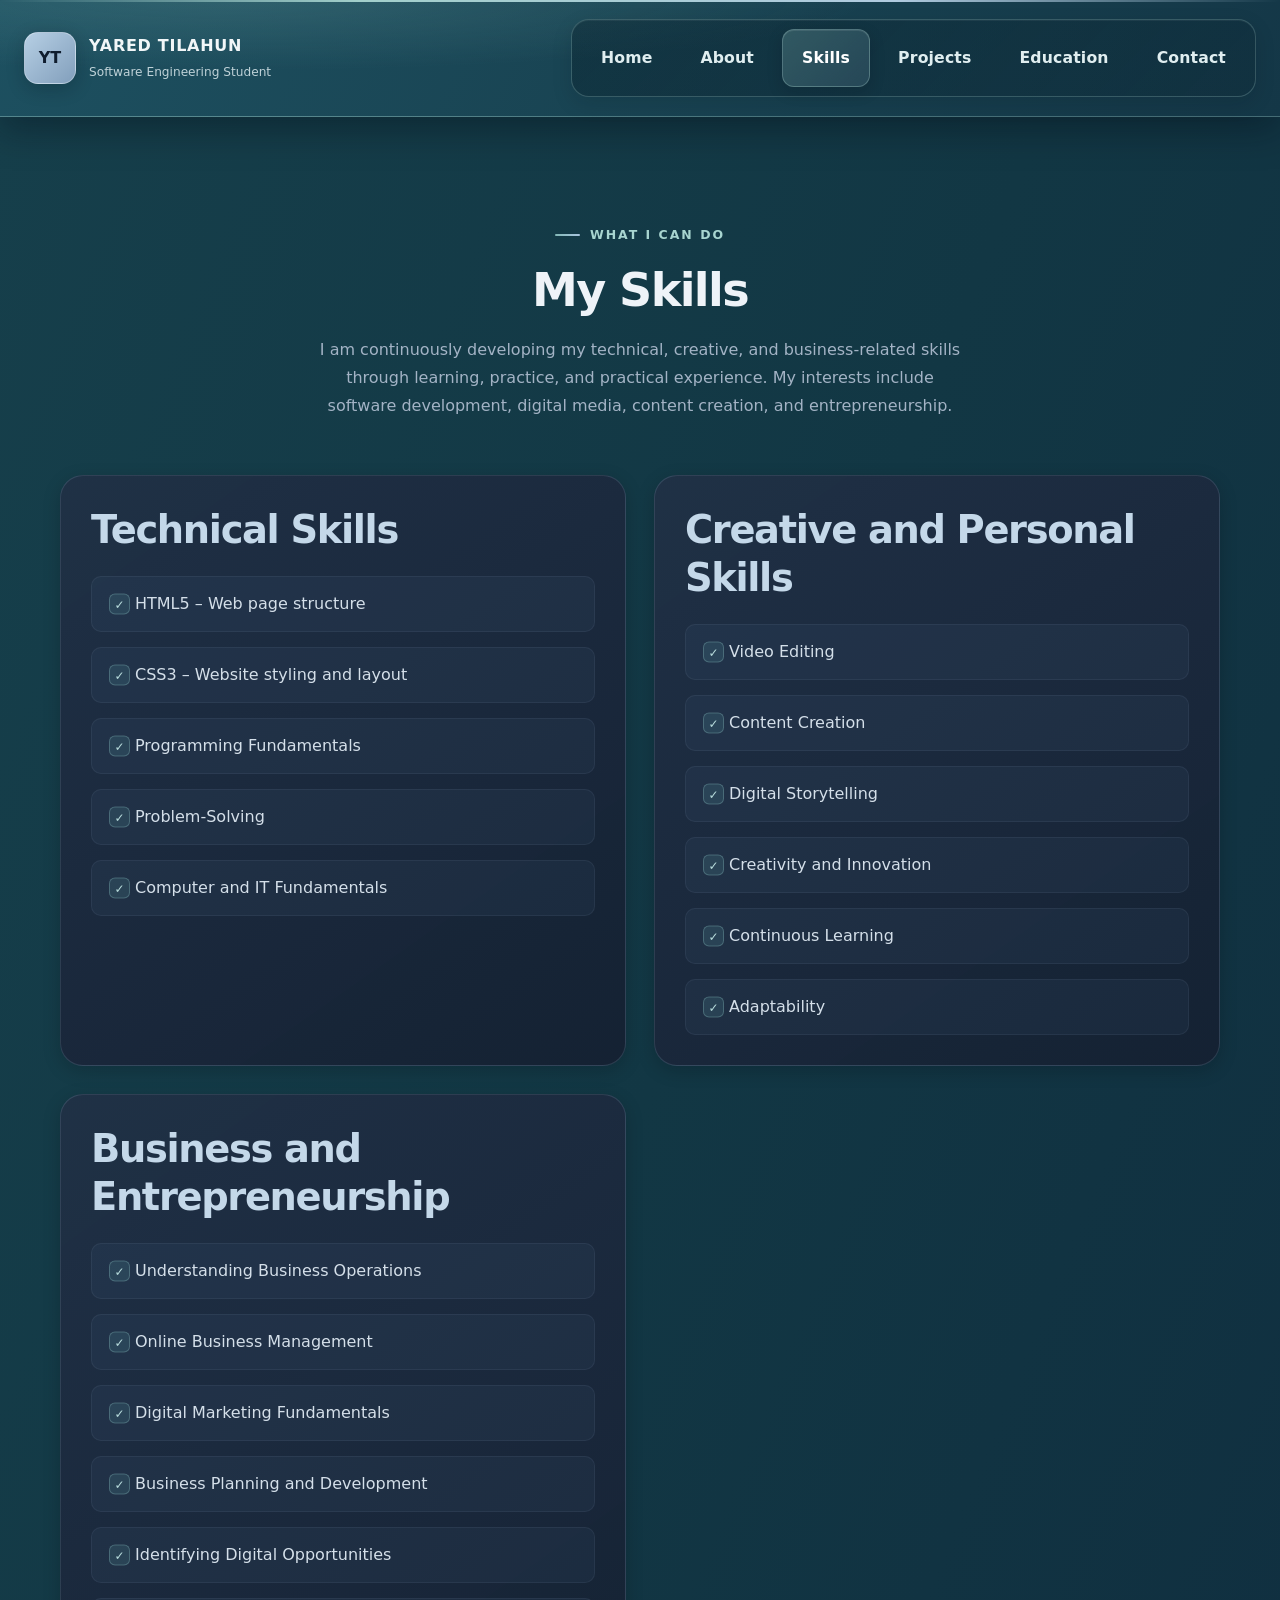
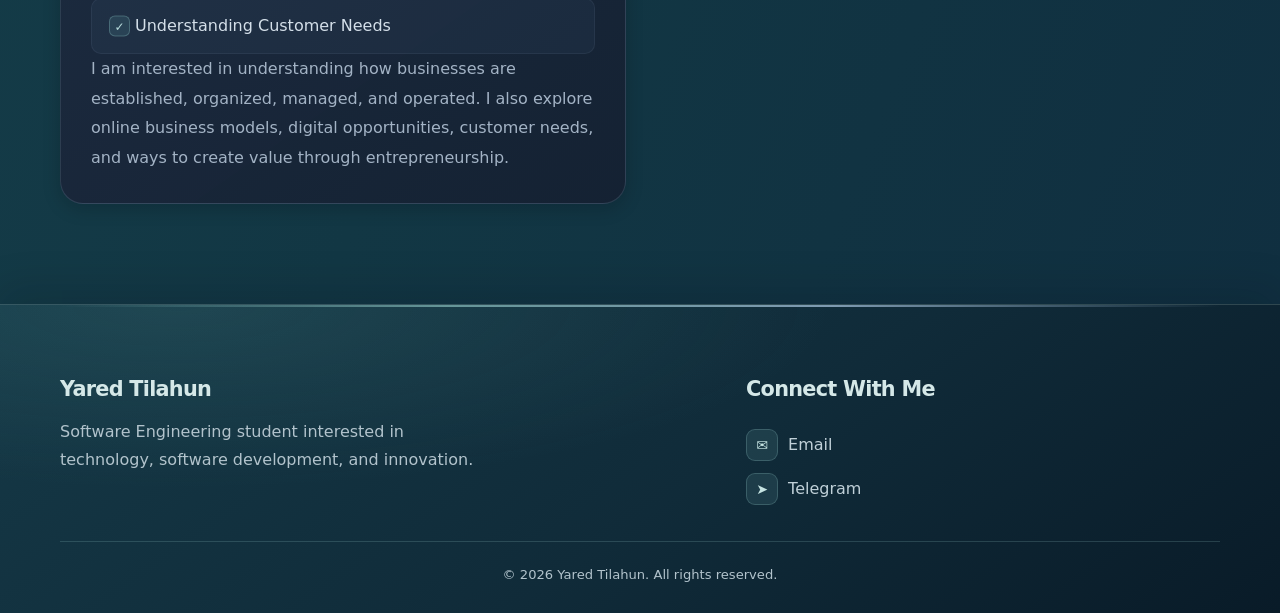
<file: Yared-Tilahun-Personal-Website/skills.html>
<!doctype html>
<html lang="en">
  <head>
    <meta charset="UTF-8" />
    <meta name="viewport" content="width=device-width, initial-scale=1.0" />

    <meta
      name="description"
      content="Explore the technical, creative, business, and personal skills of Yared Tilahun, a Software Engineering student."
    />

    <title>Skills | Yared Tilahun</title>

    <!-- Main CSS stylesheet -->
    <link rel="stylesheet" href="css/style.css" />
  </head>

  <body>
    <!-- Website header -->
    <header class="site-header">
      <div class="container header-inner">
        <!-- Personal brand -->
        <a href="index.html" class="brand">
          <span class="brand-mark">YT</span>

          <span class="brand-info">
            <strong>YARED TILAHUN</strong>
            <small>Software Engineering Student</small>
          </span>
        </a>

        <!-- Main navigation -->
        <nav class="site-nav" aria-label="Main navigation">
          <ul class="nav-list">
            <li>
              <a href="index.html" class="nav-link">Home</a>
            </li>

            <li>
              <a href="about.html" class="nav-link">About</a>
            </li>

            <li>
              <a href="skills.html" class="nav-link active" aria-current="page">
                Skills
              </a>
            </li>

            <li>
              <a href="projects.html" class="nav-link">Projects</a>
            </li>

            <li>
              <a href="education.html" class="nav-link">Education</a>
            </li>

            <li>
              <a href="contact.html" class="nav-link">Contact</a>
            </li>
          </ul>
        </nav>
      </div>
    </header>

    <!-- Main page content -->
    <main id="main-content">
      <section class="section" aria-labelledby="skills-title">
        <div class="container">
          <!-- Page introduction -->
          <div class="section-heading">
            <span class="section-label">WHAT I CAN DO</span>

            <h1 id="skills-title">My Skills</h1>

            <p>
              I am continuously developing my technical, creative, and
              business-related skills through learning, practice, and practical
              experience. My interests include software development, digital
              media, content creation, and entrepreneurship.
            </p>
          </div>

          <!-- Skills categories -->
          <div class="grid grid-2">
            <!-- Technical skills -->
            <article class="card">
              <h2>Technical Skills</h2>

              <ul class="skills-list">
                <li>HTML5 – Web page structure</li>
                <li>CSS3 – Website styling and layout</li>
                <li>Programming Fundamentals</li>
                <li>Problem-Solving</li>
                <li>Computer and IT Fundamentals</li>
              </ul>
            </article>

            <!-- Creative and personal skills -->
            <article class="card">
              <h2>Creative and Personal Skills</h2>

              <ul class="skills-list">
                <li>Video Editing</li>
                <li>Content Creation</li>
                <li>Digital Storytelling</li>
                <li>Creativity and Innovation</li>
                <li>Continuous Learning</li>
                <li>Adaptability</li>
              </ul>
            </article>

            <!-- Business and entrepreneurship skills -->
            <article class="card">
              <h2>Business and Entrepreneurship</h2>

              <ul class="skills-list">
                <li>Understanding Business Operations</li>
                <li>Online Business Management</li>
                <li>Digital Marketing Fundamentals</li>
                <li>Business Planning and Development</li>
                <li>Identifying Digital Opportunities</li>
                <li>Understanding Customer Needs</li>
              </ul>

              <p>
                I am interested in understanding how businesses are established,
                organized, managed, and operated. I also explore online business
                models, digital opportunities, customer needs, and ways to
                create value through entrepreneurship.
              </p>
            </article>
          </div>
        </div>
      </section>
    </main>

    <!-- Website footer -->
    <footer class="site-footer">
      <div class="container footer-inner">
        <div class="footer-brand">
          <h3>Yared Tilahun</h3>

          <p>
            Software Engineering student interested in technology, software
            development, and innovation.
          </p>
        </div>

        <div class="footer-contact">
          <h3>Connect With Me</h3>

          <a href="mailto:yaredt829@gmail.com">Email</a>

          <a
            href="https://t.me/zeya_12"
            target="_blank"
            rel="noopener noreferrer"
          >
            Telegram
          </a>
        </div>

        <div class="footer-bottom">
          <p>&copy; 2026 Yared Tilahun. All rights reserved.</p>
        </div>
      </div>
    </footer>
  </body>
</html>
</file>
<file: Yared-Tilahun-Personal-Website/css/style.css>
/* =========================================================
   YARED TILAHUN | PERSONAL PORTFOLIO
   Premium Responsive Design System
   HTML5 + CSS3 ONLY
   ========================================================= */

/* 01. DESIGN SYSTEM & COLOR PALETTE */

:root {
  /* Main backgrounds */
  --color-background: #0d1728;
  --color-background-light: #111f33;
  --color-background-deep: #0a1322;
  /* Surface colors */
  --color-surface: #14243a;
  --color-surface-light: #1a2d45;
  --color-surface-hover: #203750;
  --color-surface-soft: #172a40;
  /* Blue color family */
  --color-primary: #a9c5df;
  --color-primary-light: #c4d8e9;
  --color-primary-dark: #789bbe;
  --color-primary-soft: #8dafcf;
  /* Distinct structural colors: deep teal-blue complements the navy base */
  --color-header: #123744;
  --color-header-deep: #0f2d3a;
  --color-header-border: rgba(139, 190, 194, 0.24);
  --color-header-hover: #1b4a58;
  --color-footer: #102d3b;
  --color-footer-deep: #091b28;
  --color-footer-border: rgba(139, 190, 194, 0.22);
  --color-section-blue: #11263a;
  --color-section-teal: #122d38;
  --color-teal-accent: #83b8b7;
  /* Supporting colors */
  --color-secondary: #91a8be;
  --color-accent: #d2dfeb;
  --color-highlight: #b5cde2;
  /* Text */
  --color-text: #eef3f8;
  --color-text-light: #d4dfe9;
  --color-text-muted: #a3b3c5;
  --color-text-subtle: #8193a8;
  /* Borders */
  --color-border: hsla(210, 30%, 75%, 0.14);
  --color-border-hover: hsla(210, 45%, 80%, 0.34);
  /* Effects */
  --shadow-small: 0 5px 18px hsla(218, 55%, 3%, 0.18);
  --shadow-medium: 0 12px 35px hsla(218, 55%, 3%, 0.28);
  --shadow-large: 0 22px 55px hsla(218, 60%, 3%, 0.38);
  --shadow-blue: 0 12px 35px hsla(210, 45%, 55%, 0.12);
  /* Gradients */
  --gradient-primary: linear-gradient(135deg, #b6cfe4, #829fbc);
  --gradient-card: linear-gradient(
    145deg,
    hsla(213, 38%, 20%, 0.96),
    hsla(215, 42%, 14%, 0.98)
  );
  --gradient-surface: linear-gradient(135deg, #1a2d45, #14243a);
  /* Typography */
  --font-primary:
    Inter, ui-sans-serif, system-ui, -apple-system, BlinkMacSystemFont,
    "Segoe UI", sans-serif;
  /* Layout */
  --container-width: 1160px;
  /* Rounded corners */
  --radius-small: 10px;
  --radius-medium: 16px;
  --radius-large: 23px;
  --radius-xl: 30px;
  --radius-round: 50%;
  /* Spacing */
  --section-spacing: 100px;
  /* Animation */
  --transition-fast: 0.2s ease;
  --transition-normal: 0.35s ease;
  --transition-smooth: 0.5s cubic-bezier(0.2, 0.8, 0.2, 1);
}

/* 02. RESET & GLOBAL STYLES */

* {
  margin: 0;
  padding: 0;
  box-sizing: border-box;
}

html {
  scroll-behavior: smooth;
  scroll-padding-top: 110px;
}

body {
  min-height: 100vh;
  overflow-x: hidden;
  font-family: var(--font-primary);
  font-size: 16px;
  line-height: 1.75;
  color: var(--color-text);
  background-color: var(--color-background);
  background-image:
    radial-gradient(
      ellipse at 12% 8%,
      hsla(213, 45%, 35%, 0.14),
      transparent 38%
    ),
    radial-gradient(
      ellipse at 88% 75%,
      hsla(210, 35%, 30%, 0.1),
      transparent 40%
    );
}

img {
  display: block;
  max-width: 100%;
}

a {
  color: inherit;
  text-decoration: none;
}

button,
input,
textarea,
select {
  font: inherit;
}

button {
  cursor: pointer;
}

ul,
ol {
  list-style-position: inside;
}

p {
  color: var(--color-text-muted);
  margin-bottom: 16px;
}

h1,
h2,
h3,
h4,
h5,
h6 {
  color: var(--color-text);
  font-weight: 700;
  line-height: 1.25;
  letter-spacing: -0.035em;
}

h1 {
  font-size: clamp(2.6rem, 6vw, 4.5rem);
}

h2 {
  font-size: clamp(1.8rem, 3vw, 2.5rem);
}

h3 {
  font-size: 1.3rem;
}

::selection {
  color: #0d1728;
  background: var(--color-primary);
}

:focus-visible {
  outline: 3px solid var(--color-primary);
  outline-offset: 5px;
}

:target {
  scroll-margin-top: 120px;
}

/* 03. PAGE BACKGROUND VARIATIONS */

/* Home */

body:has(.hero) {
  background-color: #0d1728;
  background-image:
    radial-gradient(
      ellipse at 75% 18%,
      hsla(211, 48%, 40%, 0.19),
      transparent 42%
    ),
    radial-gradient(
      ellipse at 8% 80%,
      hsla(217, 38%, 30%, 0.1),
      transparent 38%
    );
}

/* About */

body:has(.section-heading #about-title) {
  background-color: #101c2d;
  background-image:
    radial-gradient(
      ellipse at 15% 15%,
      hsla(215, 38%, 38%, 0.15),
      transparent 45%
    ),
    radial-gradient(
      ellipse at 85% 80%,
      hsla(206, 32%, 34%, 0.11),
      transparent 42%
    );
}

/* Skills */

body:has(.skills-list) {
  background-color: #0e1a2b;
  background-image:
    radial-gradient(
      ellipse at 85% 12%,
      hsla(205, 45%, 38%, 0.17),
      transparent 42%
    ),
    radial-gradient(
      ellipse at 10% 85%,
      hsla(220, 36%, 32%, 0.12),
      transparent 40%
    );
}

/* Projects */

body:has(.project-card) {
  background-color: #0b1729;
  background-image:
    radial-gradient(
      ellipse at 50% 0%,
      hsla(213, 45%, 38%, 0.16),
      transparent 48%
    ),
    radial-gradient(
      ellipse at 90% 90%,
      hsla(220, 35%, 30%, 0.12),
      transparent 42%
    );
}

/* Education */

body:has(.education-card) {
  background-color: #111d2d;
  background-image:
    radial-gradient(
      ellipse at 12% 25%,
      hsla(210, 35%, 40%, 0.15),
      transparent 42%
    ),
    radial-gradient(
      ellipse at 90% 70%,
      hsla(215, 30%, 32%, 0.12),
      transparent 40%
    );
}

/* Contact */

body:has(.contact-form-card) {
  background-color: #0c182a;
  background-image:
    radial-gradient(
      ellipse at 80% 18%,
      hsla(210, 48%, 40%, 0.19),
      transparent 42%
    ),
    radial-gradient(
      ellipse at 15% 85%,
      hsla(216, 35%, 30%, 0.12),
      transparent 40%
    );
}

/* 04. SHARED CONTAINER & LAYOUT */

.container {
  width: min(var(--container-width), calc(100% - 48px));
  margin-inline: auto;
}

.section {
  position: relative;
  padding-block: var(--section-spacing);
}

.section-heading {
  max-width: 720px;
  margin: 0 auto 55px;
  text-align: center;
}

.section-heading h1,
.section-heading h2 {
  margin-bottom: 18px;
}

.section-heading p {
  max-width: 650px;
  margin-inline: auto;
}

.section-label {
  display: inline-flex;
  align-items: center;
  gap: 10px;
  margin-bottom: 17px;
  color: var(--color-primary);
  font-size: 0.78rem;
  font-weight: 800;
  letter-spacing: 0.16em;
  text-transform: uppercase;
}

.section-label::before {
  content: "";
  width: 25px;
  height: 2px;
  border-radius: 10px;
  background: var(--color-primary);
}

.grid {
  display: grid;
  gap: 28px;
}

.grid-2 {
  grid-template-columns: repeat(2, minmax(0, 1fr));
}

.grid-3 {
  grid-template-columns: repeat(3, minmax(0, 1fr));
}

/* 05. HEADER & NAVIGATION */

.site-header {
  position: sticky;
  top: 0;
  z-index: 1000;
  width: 100%;
  isolation: isolate;
  background: linear-gradient(
    112deg,
    rgba(18, 55, 68, 0.98),
    rgba(15, 45, 58, 0.97) 58%,
    rgba(18, 48, 63, 0.98)
  );
  border-bottom: 1px solid var(--color-header-border);
  box-shadow: 0 9px 28px rgba(3, 14, 24, 0.24);
  backdrop-filter: blur(18px);
  -webkit-backdrop-filter: blur(18px);
  transition:
    background var(--transition-normal),
    box-shadow var(--transition-normal);
}

/* A restrained teal highlight separates the header from the page. */
.site-header::before {
  content: "";
  position: absolute;
  inset: 0 0 auto;
  height: 2px;
  background: linear-gradient(
    90deg,
    transparent,
    rgba(131, 184, 183, 0.72),
    rgba(169, 197, 223, 0.48),
    transparent
  );
  pointer-events: none;
}

.header-inner {
  min-height: 88px;
  display: flex;
  align-items: center;
  justify-content: space-between;
  gap: 30px;
  padding-block: 14px;
}

.brand {
  display: inline-flex;
  align-items: center;
  gap: 13px;
  flex-shrink: 0;
  transition: transform var(--transition-normal);
}

.brand-mark {
  width: 48px;
  height: 48px;
  display: grid;
  place-items: center;
  border-radius: 14px;
  background: var(--gradient-primary);
  color: #101d2e;
  font-size: 1rem;
  font-weight: 900;
  box-shadow: var(--shadow-blue);
  transition:
    transform var(--transition-smooth),
    box-shadow var(--transition-normal);
}

.brand-info {
  display: flex;
  flex-direction: column;
  gap: 2px;
}

.brand-info strong {
  color: var(--color-text);
  font-size: 0.94rem;
  letter-spacing: 0.05em;
}

.brand-info small {
  color: var(--color-text-muted);
  font-size: 0.72rem;
}

.site-nav {
  margin-left: auto;
}

.nav-list {
  display: flex;
  align-items: center;
  justify-content: flex-end;
  flex-wrap: wrap;
  gap: 7px;
  list-style: none;
}

.nav-link {
  position: relative;
  display: inline-flex;
  align-items: center;
  padding: 10px 14px;
  color: var(--color-text-muted);
  font-size: 0.88rem;
  font-weight: 600;
  border-radius: 9px;
  transition:
    color var(--transition-normal),
    background var(--transition-normal),
    transform var(--transition-normal);
}

.nav-link::after {
  content: "";
  position: absolute;
  bottom: 5px;
  left: 50%;
  width: 0;
  height: 2px;
  border-radius: 10px;
  background: var(--color-primary);
  transform: translateX(-50%);
  transition: width var(--transition-normal);
}

.nav-link.active {
  color: var(--color-primary);
  background: hsla(210, 40%, 65%, 0.09);
}

.nav-link.active::after {
  width: 22px;
}

/* 06. GENERAL CARDS */

.card {
  position: relative;
  padding: 30px;
  background: var(--gradient-card);
  border: 1px solid var(--color-border);
  border-radius: var(--radius-large);
  box-shadow: var(--shadow-small);
  overflow: hidden;
  transition:
    transform var(--transition-smooth),
    border-color var(--transition-normal),
    box-shadow var(--transition-normal),
    background var(--transition-normal);
}

.card::before {
  content: "";
  position: absolute;
  top: 0;
  left: 0;
  width: 100%;
  height: 2px;
  background: linear-gradient(
    90deg,
    transparent,
    var(--color-primary-soft),
    transparent
  );
  opacity: 0;
  transition: opacity var(--transition-normal);
}

.card h2,
.card h3 {
  margin-bottom: 15px;
}

.card p:last-child {
  margin-bottom: 0;
}

/* 07. BUTTONS */

.btn,
.submit-btn {
  position: relative;
  display: inline-flex;
  align-items: center;
  justify-content: center;
  gap: 10px;
  min-height: 50px;
  padding: 13px 25px;
  border: 1px solid transparent;
  border-radius: 12px;
  font-size: 0.92rem;
  font-weight: 750;
  text-align: center;
  transition:
    transform var(--transition-normal),
    background var(--transition-normal),
    color var(--transition-normal),
    border-color var(--transition-normal),
    box-shadow var(--transition-normal);
}

.btn-primary,
.submit-btn {
  color: #112034;
  background: var(--gradient-primary);
  box-shadow: 0 7px 20px hsla(211, 40%, 60%, 0.16);
}

.btn-outline {
  color: var(--color-primary);
  background: hsla(211, 35%, 55%, 0.06);
  border-color: var(--color-border-hover);
}

.btn:active,
.submit-btn:active {
  transform: scale(0.97);
}

/* 08. HOME PAGE HERO */

.hero {
  position: relative;
  min-height: 650px;
  display: flex;
  align-items: center;
  padding-block: 95px 110px;
  overflow: hidden;
}

.hero::before {
  content: "";
  position: absolute;
  top: 10%;
  right: 5%;
  width: 350px;
  height: 350px;
  border-radius: 50%;
  background: hsla(210, 48%, 52%, 0.07);
  filter: blur(80px);
  pointer-events: none;
}

.hero-inner {
  position: relative;
  z-index: 1;
  display: grid;
  grid-template-columns: 1.15fr 0.85fr;
  align-items: center;
  gap: 70px;
}

.hero-content {
  max-width: 650px;
}

.hero-greeting {
  display: inline-flex;
  align-items: center;
  gap: 10px;
  margin-bottom: 22px;
  padding: 9px 16px;
  color: var(--color-primary);
  background: hsla(210, 35%, 60%, 0.09);
  border: 1px solid var(--color-border);
  border-radius: 50px;
  font-size: 0.86rem;
  font-weight: 650;
}

.hero-greeting::before {
  content: "";
  width: 8px;
  height: 8px;
  background: #9cb9d4;
  border-radius: 50%;
  box-shadow: 0 0 12px hsla(210, 60%, 75%, 0.45);
}

.hero-content h1 {
  margin-bottom: 15px;
  background: linear-gradient(115deg, #f2f6fa 10%, #b8cee1 60%, #8ba9c8 100%);
  background-clip: text;
  -webkit-background-clip: text;
  -webkit-text-fill-color: transparent;
}

.hero-content h2 {
  margin-bottom: 25px;
  color: var(--color-primary);
  font-size: clamp(1.2rem, 2.5vw, 1.65rem);
  font-weight: 600;
  letter-spacing: -0.02em;
}

.hero-description {
  max-width: 590px;
  margin-bottom: 32px;
  font-size: 1.05rem;
  line-height: 1.9;
}

.hero-actions {
  display: flex;
  flex-wrap: wrap;
  gap: 15px;
}

.hero-image {
  position: relative;
  width: min(100%, 390px);
  justify-self: end;
  padding: 12px;
  background: linear-gradient(145deg, #476481, #1b3048, #253c56);
  border-radius: 32px;
  box-shadow: var(--shadow-large);
  transform: rotate(2deg);
  transition:
    transform var(--transition-smooth),
    box-shadow var(--transition-normal);
}

.hero-image::before {
  content: "";
  position: absolute;
  inset: -12px;
  border: 1px solid hsla(210, 45%, 75%, 0.24);
  border-radius: 40px;
  z-index: -1;
}

.hero-image img {
  width: 100%;
  aspect-ratio: 4 / 5;
  object-fit: cover;
  border-radius: 23px;
}

.hero-image figcaption {
  padding: 14px 5px 5px;
  color: var(--color-text-light);
  font-size: 0.8rem;
  text-align: center;
}

/* 09. INTERESTS SECTION */

.interests-section {
  background: linear-gradient(
    180deg,
    hsla(213, 35%, 17%, 0.22),
    hsla(216, 40%, 10%, 0.12)
  );
  border-top: 1px solid hsla(210, 30%, 70%, 0.07);
  border-bottom: 1px solid hsla(210, 30%, 70%, 0.07);
}

.interest-card {
  min-height: 205px;
  display: flex;
  flex-direction: column;
  justify-content: center;
}

.interest-card h3 {
  color: var(--color-primary-light);
}

.interest-card p {
  font-size: 0.94rem;
}

/* 10. ABOUT PREVIEW SECTION */

.about-preview {
  background: hsla(216, 38%, 15%, 0.18);
}

.about-preview-grid {
  align-items: center;
  gap: 60px;
}

.about-preview-content h2 {
  margin-bottom: 24px;
}

.about-preview-content p {
  line-height: 1.9;
}

.about-preview-content .btn {
  margin-top: 10px;
}

.about-preview-image {
  padding: 10px;
  background: var(--gradient-surface);
  border: 1px solid var(--color-border);
  border-radius: 25px;
  box-shadow: var(--shadow-medium);
}

.about-preview-image img {
  width: 100%;
  aspect-ratio: 5 / 4;
  object-fit: cover;
  border-radius: 17px;
}

.about-preview-image figcaption {
  padding: 12px 5px 5px;
  color: var(--color-text-muted);
  font-size: 0.82rem;
  text-align: center;
}

/* 11. FEATURED PROJECT */

.featured-project-card {
  max-width: 850px;
  margin-inline: auto;
  padding: 42px;
}

.featured-project-card h3 {
  margin-bottom: 16px;
  font-size: 1.7rem;
}

.featured-project-card h4 {
  margin-block: 28px 15px;
  color: var(--color-primary);
}

.project-tech-list {
  display: flex;
  flex-wrap: wrap;
  gap: 10px;
  margin-block: 18px 25px;
  list-style: none;
}

.project-tech-list li {
  padding: 7px 14px;
  color: var(--color-primary-light);
  background: hsla(210, 35%, 58%, 0.1);
  border: 1px solid var(--color-border);
  border-radius: 8px;
  font-size: 0.8rem;
  font-weight: 650;
  transition:
    background var(--transition-normal),
    border-color var(--transition-normal),
    transform var(--transition-normal);
}

/* 12. ABOUT PAGE CARDS */

.section .grid > .card {
  height: 100%;
}

.section .grid > .card h2 {
  color: var(--color-primary-light);
}

.section .grid > .card h3 {
  color: var(--color-primary);
}

.section .grid > .card p {
  line-height: 1.85;
}

/* Optional About page components retained for future use */

.about-hero {
  padding-block: 100px;
  background: var(--color-background-light);
}

.about-highlight,
.vision-panel,
.cta-panel {
  padding: 35px;
  background: var(--gradient-surface);
  border: 1px solid var(--color-border);
  border-radius: var(--radius-large);
}

.about-introduction,
.about-story-grid,
.about-interests,
.about-values,
.about-vision,
.about-cta {
  padding-block: 70px;
}

.about-story-grid {
  display: grid;
  grid-template-columns: 1.4fr 0.8fr;
  gap: 25px;
}

.about-story-main,
.about-story-side,
.value-card {
  padding: 28px;
  background: var(--gradient-card);
  border: 1px solid var(--color-border);
  border-radius: var(--radius-large);
}

.mindset-list,
.vision-points {
  display: grid;
  gap: 15px;
  list-style: none;
}

.mindset-list li,
.vision-point {
  padding: 14px 18px;
  background: hsla(210, 30%, 65%, 0.07);
  border-radius: var(--radius-small);
}

.interest-number,
.value-number {
  display: block;
  margin-bottom: 12px;
  color: var(--color-primary-dark);
  font-size: 0.85rem;
  font-weight: 800;
}

.interest-icon {
  color: var(--color-primary);
  font-size: 1.7rem;
}

.interest-tag {
  display: inline-block;
  padding: 6px 12px;
  color: var(--color-primary);
  background: hsla(210, 40%, 65%, 0.1);
  border-radius: 20px;
  font-size: 0.8rem;
}

.about-cta .cta-panel {
  text-align: center;
}

/* 13. SKILLS PAGE */

.skills-list {
  display: grid;
  gap: 15px;
  margin-top: 22px;
  list-style: none;
}

.skills-list li {
  position: relative;
  padding: 13px 16px 13px 43px;
  color: var(--color-text-light);
  background: hsla(210, 35%, 55%, 0.07);
  border: 1px solid hsla(210, 30%, 75%, 0.08);
  border-radius: 10px;
  transition:
    transform var(--transition-normal),
    background var(--transition-normal),
    border-color var(--transition-normal);
}

.skills-list li::before {
  content: "";
  position: absolute;
  top: 50%;
  left: 17px;
  width: 9px;
  height: 9px;
  background: var(--color-primary);
  border-radius: 50%;
  transform: translateY(-50%);
}

.skills-list li:hover {
  background: hsla(210, 35%, 60%, 0.13);
  border-color: var(--color-border-hover);
  transform: translateX(5px);
}

/* 14. PROJECTS PAGE */

.project-card {
  display: flex;
  flex-direction: column;
  align-items: flex-start;
  min-height: 300px;
}

.project-card h2 {
  margin-bottom: 16px;
  color: var(--color-primary-light);
}

.project-card h3 {
  margin-top: 20px;
  color: var(--color-primary);
  font-size: 1rem;
}

.project-card .project-tech-list {
  margin-top: auto;
  padding-top: 18px;
}

/* Future project images */

.project-image {
  width: 100%;
  aspect-ratio: 16 / 9;
  margin-bottom: 23px;
  object-fit: cover;
  border-radius: 15px;
  border: 1px solid var(--color-border);
  transition: transform var(--transition-smooth);
}

/* 15. EDUCATION PAGE */

.education-card {
  position: relative;
  padding: 36px;
}

.education-card h2 {
  margin-block: 15px;
  color: var(--color-primary-light);
}

.education-card p {
  line-height: 1.9;
}

.education-card strong {
  color: var(--color-text-light);
}

.education-date {
  display: inline-flex;
  margin-bottom: 12px;
  padding: 8px 14px;
  color: var(--color-primary);
  background: hsla(210, 35%, 60%, 0.11);
  border: 1px solid var(--color-border);
  border-radius: 30px;
  font-size: 0.77rem;
  font-weight: 800;
  letter-spacing: 0.08em;
  text-transform: uppercase;
}

/* 16. CONTACT PAGE */

.contact-info {
  padding: 36px;
}

.contact-info h2 {
  margin-bottom: 18px;
}

.contact-detail {
  display: flex;
  align-items: flex-start;
  gap: 16px;
  margin-top: 25px;
  padding: 17px;
  background: hsla(210, 35%, 58%, 0.07);
  border: 1px solid var(--color-border);
  border-radius: 13px;
  transition:
    transform var(--transition-normal),
    background var(--transition-normal),
    border-color var(--transition-normal);
}

.contact-detail h3 {
  margin-bottom: 5px;
  font-size: 0.98rem;
}

.contact-detail p {
  margin-bottom: 0;
}

.contact-detail a {
  color: var(--color-primary);
  overflow-wrap: anywhere;
  transition: color var(--transition-normal);
}

.contact-icon {
  width: 25px;
  height: 25px;
  flex-shrink: 0;
  color: var(--color-primary);
  fill: none;
  stroke: currentColor;
  stroke-width: 1.7;
}

.contact-form-card {
  padding: 36px;
}

.contact-form-card h2 {
  margin-bottom: 25px;
}

.contact-form {
  display: grid;
  gap: 20px;
}

.form-group {
  display: grid;
  gap: 9px;
}

.form-group label {
  color: var(--color-text-light);
  font-size: 0.9rem;
  font-weight: 650;
}

.form-group input,
.form-group textarea,
.form-group select {
  width: 100%;
  min-height: 50px;
  padding: 13px 15px;
  color: var(--color-text);
  background: #101e31;
  border: 1px solid var(--color-border);
  border-radius: 10px;
  outline: none;
  transition:
    border-color var(--transition-normal),
    box-shadow var(--transition-normal),
    background var(--transition-normal);
}

.form-group textarea {
  min-height: 150px;
  resize: vertical;
}

.form-group input::placeholder,
.form-group textarea::placeholder {
  color: var(--color-text-subtle);
}

.form-group input:focus,
.form-group textarea:focus,
.form-group select:focus {
  background: #15263b;
  border-color: var(--color-primary);
  box-shadow: 0 0 0 4px hsla(210, 45%, 70%, 0.1);
}

.form-group input:user-invalid,
.form-group textarea:user-invalid {
  border-color: #bd818a;
}

.submit-btn {
  width: 100%;
  border: none;
}

.form-status {
  margin-top: 12px;
  color: var(--color-text-muted);
  font-size: 0.9rem;
}

/* 17. FOOTER */

.site-footer {
  position: relative;
  isolation: isolate;
  overflow: hidden;
  padding-block: 72px 26px;
  color: var(--color-text-light);
  background:
    radial-gradient(
      ellipse at 14% 0%,
      rgba(54, 111, 119, 0.2),
      transparent 42%
    ),
    radial-gradient(
      ellipse at 88% 100%,
      rgba(42, 87, 112, 0.18),
      transparent 42%
    ),
    linear-gradient(145deg, var(--color-footer), var(--color-footer-deep));
  border-top: 1px solid var(--color-footer-border);
  box-shadow: 0 -14px 40px rgba(3, 13, 22, 0.14);
}

/* A fine top edge gives the footer its own visual identity. */
.site-footer::before {
  content: "";
  position: absolute;
  top: 0;
  left: 50%;
  width: min(100% - 48px, var(--container-width));
  height: 2px;
  background: linear-gradient(
    90deg,
    transparent,
    var(--color-teal-accent),
    transparent
  );
  transform: translateX(-50%);
  opacity: 0.72;
  pointer-events: none;
}

.footer-inner {
  display: grid;
  grid-template-columns: 1.3fr 1fr;
  gap: 35px 70px;
}

.footer-brand h3,
.footer-contact h3 {
  margin-bottom: 15px;
  color: var(--color-primary-light);
}

.footer-brand p {
  max-width: 430px;
}

.footer-contact {
  display: flex;
  flex-direction: column;
  align-items: flex-start;
  gap: 10px;
}

.footer-contact a,
.footer-links a {
  color: var(--color-text-muted);
  transition:
    color var(--transition-normal),
    transform var(--transition-normal);
}

.footer-bottom {
  grid-column: 1 / -1;
  padding-top: 22px;
  border-top: 1px solid var(--color-border);
  text-align: center;
}

.footer-bottom p {
  margin-bottom: 0;
  font-size: 0.82rem;
}

/* 18. INTERACTIVE HOVER EFFECTS */

@media (hover: hover) and (pointer: fine) {
  .brand:hover {
    transform: translateY(-2px);
  }
  .brand:hover .brand-mark {
    transform: rotate(-7deg) scale(1.06);
    box-shadow: var(--shadow-medium);
  }
  .nav-link:hover {
    color: var(--color-primary-light);
    background: hsla(210, 40%, 65%, 0.09);
    transform: translateY(-2px);
  }
  .nav-link:hover::after {
    width: 22px;
  }
  .card:hover {
    transform: translateY(-8px);
    border-color: var(--color-border-hover);
    box-shadow: var(--shadow-medium), var(--shadow-blue);
  }
  .card:hover::before {
    opacity: 1;
  }
  .btn-primary:hover,
  .submit-btn:hover {
    transform: translateY(-4px);
    background: linear-gradient(135deg, #d0dfec, #a2bcd4);
    box-shadow: 0 14px 28px hsla(211, 45%, 65%, 0.24);
  }
  .btn-outline:hover {
    color: #102037;
    background: var(--color-primary);
    border-color: var(--color-primary);
    transform: translateY(-4px);
    box-shadow: var(--shadow-blue);
  }
  .hero-image:hover {
    transform: rotate(0deg) translateY(-7px);
    box-shadow: var(--shadow-large);
  }
  .about-preview-image:hover img {
    transform: scale(1.015);
  }
  .about-preview-image img {
    transition: transform var(--transition-smooth);
  }
  .project-tech-list li:hover {
    color: #102037;
    background: var(--color-primary);
    border-color: var(--color-primary);
    transform: translateY(-3px);
  }
  .contact-detail:hover {
    background: hsla(210, 40%, 60%, 0.12);
    border-color: var(--color-border-hover);
    transform: translateX(5px);
  }
  .contact-detail a:hover,
  .footer-contact a:hover,
  .footer-links a:hover {
    color: var(--color-primary-light);
  }
  .footer-contact a:hover,
  .footer-links a:hover {
    transform: translateX(4px);
  }
  .project-image:hover {
    transform: scale(1.025);
  }
}

/* 19. TABLET RESPONSIVENESS */

@media (max-width: 1050px) {
  :root {
    --section-spacing: 80px;
  }
  .hero-inner {
    gap: 45px;
  }
  .hero-image {
    width: min(100%, 340px);
  }
  .about-preview-grid {
    gap: 40px;
  }
  .header-inner {
    gap: 18px;
  }
  .nav-link {
    padding: 9px 10px;
    font-size: 0.83rem;
  }
}

/* 20. SMALL TABLET / LARGE MOBILE */

@media (max-width: 850px) {
  .header-inner {
    flex-direction: column;
    align-items: flex-start;
    gap: 16px;
  }
  .site-nav {
    width: 100%;
    margin-left: 0;
  }
  .nav-list {
    justify-content: flex-start;
    gap: 5px;
  }
  .hero {
    min-height: auto;
    padding-block: 75px 85px;
  }
  .hero-inner {
    grid-template-columns: 1fr 0.8fr;
    gap: 35px;
  }
  .grid-3 {
    grid-template-columns: repeat(2, minmax(0, 1fr));
  }
  .about-story-grid {
    grid-template-columns: 1fr;
  }
}

/* 21. MOBILE RESPONSIVENESS */

@media (max-width: 650px) {
  :root {
    --section-spacing: 65px;
  }
  .container {
    width: calc(100% - 34px);
  }
  .header-inner {
    padding-block: 15px;
  }
  .brand-mark {
    width: 43px;
    height: 43px;
  }
  .nav-list {
    gap: 5px;
  }
  .nav-link {
    padding: 8px 10px;
    font-size: 0.78rem;
  }
  .hero-inner {
    grid-template-columns: 1fr;
    gap: 45px;
  }
  .hero-content {
    text-align: center;
    margin-inline: auto;
  }
  .hero-greeting {
    justify-content: center;
  }
  .hero-actions {
    justify-content: center;
  }
  .hero-image {
    width: min(80%, 330px);
    justify-self: center;
  }
  .grid-2,
  .grid-3 {
    grid-template-columns: 1fr;
  }
  .section-heading {
    margin-bottom: 38px;
  }
  .about-preview-grid {
    grid-template-columns: 1fr;
  }
  .featured-project-card {
    padding: 30px;
  }
  .footer-inner {
    grid-template-columns: 1fr;
    gap: 30px;
  }
  .footer-bottom {
    grid-column: 1;
  }
  .contact-info,
  .contact-form-card,
  .education-card {
    padding: 27px;
  }
}

/* 22. SMALL MOBILE DEVICES */

@media (max-width: 480px) {
  :root {
    --section-spacing: 55px;
  }
  body {
    font-size: 15px;
  }
  .container {
    width: calc(100% - 28px);
  }
  .brand-info strong {
    font-size: 0.85rem;
  }
  .brand-info small {
    font-size: 0.67rem;
  }
  .nav-list {
    justify-content: flex-start;
    gap: 3px;
  }
  .nav-link {
    padding: 8px 9px;
    font-size: 0.72rem;
  }
  .hero {
    padding-block: 60px 70px;
  }
  .hero-content h1 {
    font-size: clamp(2.3rem, 11vw, 3.3rem);
  }
  .hero-content h2 {
    font-size: 1.15rem;
  }
  .hero-description {
    font-size: 0.94rem;
  }
  .hero-actions {
    flex-direction: column;
    width: 100%;
  }
  .hero-actions .btn {
    width: 100%;
  }
  .hero-image {
    width: 88%;
  }
  .card {
    padding: 24px;
    border-radius: 18px;
  }
  .featured-project-card {
    padding: 25px;
  }
  .contact-info,
  .contact-form-card,
  .education-card {
    padding: 23px;
  }
  .project-tech-list {
    gap: 8px;
  }
  .project-tech-list li {
    font-size: 0.75rem;
  }
  .section-heading {
    margin-bottom: 32px;
  }
}

/* 23. VERY SMALL MOBILE DEVICES */

@media (max-width: 360px) {
  .container {
    width: calc(100% - 22px);
  }
  .brand {
    gap: 9px;
  }
  .brand-mark {
    width: 39px;
    height: 39px;
  }
  .nav-link {
    padding: 7px 7px;
    font-size: 0.68rem;
  }
  .hero-content h1 {
    font-size: 2.2rem;
  }
  .card {
    padding: 20px;
  }
  .contact-detail {
    padding: 13px;
    gap: 11px;
  }
}

/* 24. ACCESSIBILITY & REDUCED MOTION */

@media (prefers-reduced-motion: reduce) {
  *,
  *::before,
  *::after {
    scroll-behavior: auto !important;
    animation-duration: 0.01ms !important;
    animation-iteration-count: 1 !important;
    transition-duration: 0.01ms !important;
  }
}

/* 25. PREMIUM INTERACTIVE ANIMATIONS */

/* 1. Smooth transitions for interactive elements */

.card,
.btn,
.nav-link,
.brand,
.hero-image,
.contact-detail,
.project-image,
.interest-card,
.skills-list li,
.education-card,
.featured-project-card {
  transition:
    transform 0.4s cubic-bezier(0.2, 0.8, 0.2, 1),
    background 0.4s ease,
    border-color 0.4s ease,
    box-shadow 0.4s ease,
    color 0.3s ease;
}

/* 2. UNIQUE CARD MOVEMENT */

@media (hover: hover) and (pointer: fine) {
  .card:hover {
    transform: translateY(-10px) scale(1.015);
    background: linear-gradient(145deg, #203751, #172b43);
    border-color: #789bbe;
    box-shadow:
      0 20px 45px hsla(215, 55%, 3%, 0.35),
      0 0 22px hsla(210, 45%, 65%, 0.1);
  }
  /* Alternate movement for project cards */
  .project-card:hover {
    transform: translateY(-12px) rotate(-0.5deg);
  }
  .project-card:nth-child(even):hover {
    transform: translateY(-12px) rotate(0.5deg);
  }
  /* Interest cards */
  .interest-card:hover {
    transform: translateY(-9px) scale(1.025);
    background: linear-gradient(135deg, #233b56, #172b43);
  }
  /* Education cards */
  .education-card:hover {
    transform: translateY(-9px) scale(1.012);
    border-left: 4px solid #a9c5df;
  }
  /* Skills cards */
  .skills-list li:hover {
    transform: translateX(9px);
    color: #ffffff;
    background: #263f5a;
    border-color: #91b2d1;
    box-shadow: 0 7px 18px hsla(210, 40%, 4%, 0.22);
  }
}

/* 3. INTERACTIVE SECTION BACKGROUNDS */

.section {
  transition:
    background-color 0.5s ease,
    background-image 0.5s ease;
}

@media (hover: hover) and (pointer: fine) {
  .interests-section:hover {
    background-image: linear-gradient(
      120deg,
      hsla(210, 40%, 28%, 0.2),
      hsla(215, 45%, 15%, 0.35),
      hsla(205, 40%, 25%, 0.18)
    );
  }
  .about-preview:hover {
    background-color: hsla(210, 40%, 35%, 0.1);
  }
  .featured-projects:hover {
    background-color: hsla(213, 45%, 30%, 0.1);
  }
}

/* 4. SPECIAL BORDER LIGHT EFFECT */

.card::after {
  content: "";
  position: absolute;
  top: 0;
  left: -120%;
  width: 70%;
  height: 1px;
  background: linear-gradient(90deg, transparent, #d2dfeb, transparent);
  transition: left 0.7s ease;
  pointer-events: none;
}

@media (hover: hover) and (pointer: fine) {
  .card:hover::after {
    left: 150%;
  }
}

/* 5. BUTTON INTERACTIONS */

@media (hover: hover) and (pointer: fine) {
  .btn-primary:hover,
  .submit-btn:hover {
    transform: translateY(-5px) scale(1.035);
    box-shadow:
      0 12px 30px hsla(210, 45%, 65%, 0.25),
      0 0 20px hsla(210, 45%, 65%, 0.12);
  }
  .btn-outline:hover {
    transform: translateY(-5px) scale(1.025);
    color: #0d1728;
    background: linear-gradient(135deg, #c4d8e9, #91aec9);
    border-color: #c4d8e9;
  }
}

/* 6. NAVIGATION COLOR ANIMATION */

.nav-link {
  overflow: hidden;
}

.nav-link::before {
  content: "";
  position: absolute;
  inset: 0;
  background: linear-gradient(
    120deg,
    transparent,
    hsla(210, 45%, 75%, 0.12),
    transparent
  );
  transform: translateX(-120%);
  transition: transform 0.55s ease;
}

@media (hover: hover) and (pointer: fine) {
  .nav-link:hover::before {
    transform: translateX(120%);
  }
}

/* 7. PROFILE IMAGE INTERACTION */

@media (hover: hover) and (pointer: fine) {
  .hero-image {
    transition:
      transform 0.55s cubic-bezier(0.2, 0.8, 0.2, 1),
      box-shadow 0.55s ease;
  }
  .hero-image:hover {
    transform: translateY(-12px) rotate(0deg) scale(1.025);
    box-shadow:
      0 28px 65px hsla(215, 55%, 3%, 0.45),
      0 0 30px hsla(210, 45%, 65%, 0.15);
  }
  .hero-image img {
    transition: filter 0.5s ease;
  }
  .hero-image:hover img {
    filter: saturate(1.08) contrast(1.03);
  }
}

/* 8. PROJECT TECHNOLOGY TAG ANIMATION */

.project-tech-list li {
  transition:
    transform 0.3s ease,
    background 0.3s ease,
    color 0.3s ease,
    border-color 0.3s ease;
}

@media (hover: hover) and (pointer: fine) {
  .project-tech-list li:hover {
    transform: translateY(-5px) scale(1.07);
    color: #0d1728;
    background: #b7cde1;
    border-color: #d2dfeb;
  }
}

/* 9. CONTACT DETAILS INTERACTION */

@media (hover: hover) and (pointer: fine) {
  .contact-detail:hover {
    transform: translateX(8px);
    background: linear-gradient(110deg, #203a55, #172b43);
    border-color: #91aec9;
    box-shadow: 0 8px 22px hsla(215, 50%, 3%, 0.25);
  }
  .contact-detail:hover .contact-icon {
    transform: scale(1.2) rotate(-7deg);
    color: #d2dfeb;
  }
}

.contact-icon {
  transition:
    transform 0.35s ease,
    color 0.35s ease;
}

/* 10. FOOTER INTERACTION */

.footer-contact a,
.footer-links a {
  display: inline-block;
  transition:
    transform 0.3s ease,
    color 0.3s ease;
}

@media (hover: hover) and (pointer: fine) {
  .footer-contact a:hover,
  .footer-links a:hover {
    color: #d2dfeb;
    transform: translateX(7px);
  }
}

/* 11. FORM INPUT INTERACTIONS */

.form-group input,
.form-group textarea {
  transition:
    border-color 0.3s ease,
    background 0.3s ease,
    box-shadow 0.3s ease,
    transform 0.3s ease;
}

.form-group input:focus,
.form-group textarea:focus {
  transform: translateY(-2px);
  background: #192d44;
  border-color: #a9c5df;
  box-shadow:
    0 0 0 4px hsla(210, 45%, 70%, 0.12),
    0 8px 20px hsla(215, 50%, 3%, 0.18);
}

/* 12. SUBTLE HERO TEXT ANIMATION */

.hero-greeting {
  transition:
    transform 0.4s ease,
    background 0.4s ease;
}

@media (hover: hover) and (pointer: fine) {
  .hero-greeting:hover {
    transform: translateY(-4px);
    background: hsla(210, 45%, 65%, 0.16);
  }
}

/* 13. SECTION HEADING ACCENT */

.section-heading .section-label {
  transition:
    letter-spacing 0.35s ease,
    color 0.35s ease;
}

@media (hover: hover) and (pointer: fine) {
  .section-heading:hover .section-label {
    letter-spacing: 0.21em;
    color: #d2dfeb;
  }
  .section-heading:hover .section-label::before {
    width: 38px;
  }
}

.section-label::before {
  transition:
    width 0.35s ease,
    background 0.35s ease;
}

/* 14. IMAGE HOVER EFFECT */

.about-preview-image {
  overflow: hidden;
}

.about-preview-image img,
.project-image {
  transition:
    transform 0.55s ease,
    filter 0.55s ease;
}

@media (hover: hover) and (pointer: fine) {
  .about-preview-image:hover img,
  .project-image:hover {
    transform: scale(1.045);
    filter: brightness(1.08) saturate(1.08);
  }
}

/* 26. PAGE ENTRY ANIMATIONS */

@keyframes fadeUp {
  from {
    opacity: 0;
    transform: translateY(22px);
  }
  to {
    opacity: 1;
    transform: translateY(0);
  }
}

@keyframes fadeIn {
  from {
    opacity: 0;
  }
  to {
    opacity: 1;
  }
}

@keyframes softFloat {
  0%,
  100% {
    transform: translateY(0);
  }
  50% {
    transform: translateY(-7px);
  }
}

.hero-content {
  animation: fadeUp 0.8s ease both;
}

.hero-image {
  animation: fadeIn 1s ease both;
}

.section-heading {
  animation: fadeUp 0.7s ease both;
}

/* 27. REDUCED MOTION SUPPORT */

@media (prefers-reduced-motion: reduce) {
  *,
  *::before,
  *::after {
    scroll-behavior: auto !important;
    animation: none !important;
    transition: none !important;
  }
}

/* 28. RESPONSIVE IMAGE LAYOUT */

.hero-image,
.about-preview-image {
  display: flex;
  flex-direction: column;
  height: auto;
  aspect-ratio: auto;
  overflow: hidden;
}

.hero-image img {
  display: block;
  width: 100%;
  height: auto;
  aspect-ratio: 4 / 5;
  object-fit: cover;
  object-position: center 25%;
  flex: 0 0 auto;
}

.about-preview-image img {
  display: block;
  width: 100%;
  height: auto;
  aspect-ratio: 5 / 4;
  object-fit: cover;
  object-position: center;
  flex: 0 0 auto;
}

.project-image {
  display: block;
  width: 100%;
  height: auto;
  aspect-ratio: 16 / 9;
  object-fit: cover;
  object-position: center;
}

.hero-image figcaption,
.about-preview-image figcaption {
  flex: 0 0 auto;
}

@media (max-width: 650px) {
  .hero-image {
    width: min(85%, 340px);
    max-width: 340px;
    justify-self: center;
  }
  .hero-image img {
    aspect-ratio: 4 / 5;
    object-position: center 22%;
  }
  .about-preview-image img {
    aspect-ratio: 4 / 3;
  }
}

@media (max-width: 400px) {
  .hero-image {
    width: min(90%, 310px);
  }
}

/* 29. FINAL VISUAL REFINEMENTS */

/* Slightly larger desktop navigation */
.header-inner {
  min-height: 96px;
}

.nav-list {
  gap: 9px;
}

.nav-link {
  padding: 12px 17px;
  font-size: 0.94rem;
  font-weight: 650;
}

/* Make main page titles such as About and Projects more prominent */
.section-heading h1,
.section-heading h2 {
  font-size: clamp(2.1rem, 3.6vw, 2.9rem);
  line-height: 1.2;
}

/* Improve the About Me image frame.
   A portrait ratio gives the image more vertical room so the
   subject's head is less likely to be cropped. */
.about-preview-image {
  width: 100%;
  max-width: 480px;
  margin-inline: auto;
}

.about-preview-image img {
  width: 100%;
  height: auto;
  aspect-ratio: 4 / 5;
  object-fit: cover;
  object-position: center 16%;
}

/* Tablet */
@media (max-width: 1050px) {
  .nav-link {
    padding: 11px 13px;
    font-size: 0.88rem;
  }
}

/* Small tablet and mobile */
@media (max-width: 850px) {
  .header-inner {
    min-height: auto;
  }
  .nav-list {
    gap: 7px;
  }
  .nav-link {
    padding: 10px 13px;
    font-size: 0.88rem;
  }
}

@media (max-width: 650px) {
  .nav-list {
    gap: 6px;
  }
  .nav-link {
    padding: 9px 11px;
    font-size: 0.82rem;
  }
  .section-heading h1,
  .section-heading h2 {
    font-size: clamp(1.95rem, 7vw, 2.45rem);
  }
  .about-preview-image {
    max-width: 390px;
  }
  .about-preview-image img {
    aspect-ratio: 4 / 5;
    object-position: center 13%;
  }
}

@media (max-width: 480px) {
  .nav-list {
    gap: 4px;
  }
  .nav-link {
    padding: 8px 9px;
    font-size: 0.76rem;
  }
  .section-heading h1,
  .section-heading h2 {
    font-size: clamp(1.8rem, 7.5vw, 2.2rem);
  }
}

@media (max-width: 360px) {
  .nav-link {
    padding: 7px 7px;
    font-size: 0.7rem;
  }
}

/* 30. SKILLS PAGE GRID */

.skills-grid {
  display: grid;
  grid-template-columns: repeat(3, minmax(0, 1fr));
  gap: 28px;
  align-items: stretch;
}

.skills-grid > .card {
  height: 100%;
  display: flex;
  flex-direction: column;
}

.skills-grid > .card h2,
.skills-grid > .card h3 {
  margin-bottom: 16px;
}

.skills-grid > .card p {
  margin-top: 16px;
}

@media (max-width: 850px) {
  .skills-grid {
    grid-template-columns: repeat(2, minmax(0, 1fr));
    gap: 22px;
  }
}

@media (max-width: 650px) {
  .skills-grid {
    grid-template-columns: 1fr;
    gap: 18px;
  }
}
arrange and organize this and add colors for headers, footers,or sections, that matches and go with background color, and mkae it appropriate and make sure it have to match with and give in good way and make it organized and add some features for header, footer, section, that may silthly differ, from bg color and in good way

/* =========================================================
   31. FINAL HEADER, FOOTER & SECTION COLOR REFINEMENTS
   Navy + deep teal + cool blue: coordinated, not identical
   ========================================================= */

.site-header {
  background: linear-gradient(112deg, #163f4b 0%, #123744 52%, #102f40 100%);
  border-bottom-color: rgba(139, 190, 194, 0.26);
  box-shadow: 0 9px 28px rgba(3, 14, 24, 0.26);
}

.site-header::before {
  height: 2px;
  opacity: 0.9;
}

.brand-info strong {
  color: #f1f6f8;
}

.brand-info small {
  color: #b7cbd2;
}

.nav-link {
  color: #c1d1d9;
}

.nav-link.active {
  color: #f3f8f9;
  background: rgba(131, 184, 183, 0.16);
  box-shadow: inset 0 0 0 1px rgba(151, 199, 197, 0.12);
}

.nav-link::after {
  background: #9bc9c5;
}

@media (hover: hover) and (pointer: fine) {
  .nav-link:hover {
    color: #ffffff;
    background: rgba(131, 184, 183, 0.14);
  }
}

/* Small screens: give the wrapped navigation a quiet teal surface. */
@media (max-width: 850px) {
  .site-nav {
    padding: 9px 11px;
    background: rgba(5, 25, 35, 0.2);
    border: 1px solid rgba(151, 199, 197, 0.12);
    border-radius: 13px;
  }
}

.site-footer {
  background:
    radial-gradient(
      ellipse at 12% 0%,
      rgba(70, 130, 132, 0.2),
      transparent 43%
    ),
    radial-gradient(
      ellipse at 90% 100%,
      rgba(42, 87, 112, 0.18),
      transparent 43%
    ),
    linear-gradient(145deg, #153947 0%, #102b39 52%, #091b28 100%);
  border-top-color: rgba(139, 190, 194, 0.25);
}

.site-footer::before {
  background: linear-gradient(
    90deg,
    transparent,
    #83b8b7,
    #a9c5df,
    transparent
  );
}

.footer-brand h3,
.footer-contact h3 {
  color: #d5e8e8;
}

.footer-brand p,
.footer-bottom p {
  color: #b2c3cc;
}

.footer-contact a,
.footer-links a {
  color: #c0d0d8;
}

.footer-bottom {
  border-top-color: rgba(151, 199, 197, 0.2);
}

@media (hover: hover) and (pointer: fine) {
  .footer-contact a:hover,
  .footer-links a:hover {
    color: #a9d2ce;
  }
}

/* Section bands are subtly differentiated from the main navy canvas. */
.interests-section {
  background:
    radial-gradient(
      ellipse at 12% 0%,
      rgba(55, 105, 119, 0.15),
      transparent 48%
    ),
    linear-gradient(115deg, #112b3a 0%, #11263a 54%, #102334 100%);
  border-top-color: rgba(131, 184, 183, 0.14);
  border-bottom-color: rgba(131, 184, 183, 0.14);
}

.about-preview {
  background:
    radial-gradient(
      ellipse at 88% 45%,
      rgba(66, 116, 125, 0.14),
      transparent 48%
    ),
    linear-gradient(110deg, #122d38 0%, #13283b 55%, #112538 100%);
  border-top: 1px solid rgba(131, 184, 183, 0.1);
  border-bottom: 1px solid rgba(131, 184, 183, 0.1);
}

.featured-project-card {
  background: linear-gradient(
    145deg,
    rgba(25, 53, 69, 0.98),
    rgba(18, 38, 58, 0.98)
  );
  border-color: rgba(139, 190, 194, 0.2);
}

.section-label {
  color: #9fc8c8;
}

.section-label::before {
  background: linear-gradient(90deg, #83b8b7, #a9c5df);
}

/* Keep the mobile footer spacious and its divider visible. */
@media (max-width: 650px) {
  .site-footer {
    padding-block: 56px 22px;
  }
  .site-footer::before {
    width: calc(100% - 34px);
  }
}

/* =========================================================
   32. NAVIGATION UPGRADE — LARGER, CLEARER, MORE DISTINCT
   ========================================================= */

:root {
  --color-nav-panel: #1a4653;
  --color-nav-panel-deep: #153b49;
  --color-nav-text: #d5e5e9;
  --color-nav-accent: #a8d1cd;
  --color-section-slate: #12243a;
  --color-section-blue-alt: #142b42;
  --color-section-teal-alt: #14313c;
  --color-section-mist: #172d40;
}

.site-header {
  background:
    radial-gradient(
      ellipse at 15% 0%,
      rgba(131, 184, 183, 0.13),
      transparent 42%
    ),
    linear-gradient(112deg, #194957 0%, #153c4b 48%, #123344 100%);
  border-bottom: 1px solid rgba(168, 209, 205, 0.3);
  box-shadow: 0 12px 32px rgba(2, 12, 22, 0.34);
}

.header-inner {
  min-height: 102px;
  gap: 34px;
  padding-block: 17px;
}

.brand-mark {
  width: 52px;
  height: 52px;
  border: 1px solid rgba(255, 255, 255, 0.3);
  box-shadow: 0 5px 18px rgba(2, 15, 24, 0.24);
}

.brand-info strong {
  font-size: 1rem;
  letter-spacing: 0.045em;
}

.brand-info small {
  color: #bfd2d8;
  font-size: 0.76rem;
}

.site-nav {
  padding: 7px;
  background: rgba(5, 25, 36, 0.22);
  border: 1px solid rgba(168, 209, 205, 0.17);
  border-radius: 16px;
  box-shadow: inset 0 1px 0 rgba(255, 255, 255, 0.035);
}

.nav-list {
  gap: 6px;
  flex-wrap: nowrap;
}

.nav-link {
  min-height: 46px;
  padding: 12px 16px;
  gap: 9px;
  color: var(--color-nav-text);
  font-size: 0.94rem;
  font-weight: 650;
  letter-spacing: 0.005em;
  border: 1px solid transparent;
  border-radius: 11px;
  white-space: nowrap;
}

/* Small typographic symbols act as lightweight icons without changing HTML. */
.nav-link::before {
  display: inline-grid;
  width: 18px;
  min-width: 18px;
  place-items: center;
  color: var(--color-nav-accent);
  font-size: 1.05rem;
  line-height: 1;
  font-weight: 700;
  opacity: 0.95;
}

.nav-link[href="#home"]::before,
.nav-link[href$="index.html"]::before {
  content: "⌂";
}
.nav-link[href="#about"]::before,
.nav-link[href*="about"]::before {
  content: "◉";
}
.nav-link[href="#skills"]::before,
.nav-link[href*="skills"]::before {
  content: "✦";
}
.nav-link[href="#projects"]::before,
.nav-link[href*="projects"]::before {
  content: "▧";
}
.nav-link[href="#education"]::before,
.nav-link[href*="education"]::before {
  content: "▤";
}
.nav-link[href="#contact"]::before,
.nav-link[href*="contact"]::before {
  content: "✉";
}

.nav-link::after {
  bottom: 4px;
  width: 0;
  height: 2px;
  border: 0;
  background: linear-gradient(90deg, #83b8b7, #c4d8e9);
}

.nav-link.active {
  color: #ffffff;
  background: linear-gradient(
    135deg,
    rgba(131, 184, 183, 0.2),
    rgba(169, 197, 223, 0.1)
  );
  border-color: rgba(168, 209, 205, 0.22);
  box-shadow:
    inset 0 1px 0 rgba(255, 255, 255, 0.06),
    0 4px 12px rgba(2, 15, 24, 0.12);
}

.nav-link.active::before,
.nav-link:hover::before {
  color: #d2eeea;
}

.nav-link.active::after {
  width: 24px;
}

@media (hover: hover) and (pointer: fine) {
  .nav-link:hover {
    color: #ffffff;
    background: rgba(168, 209, 205, 0.12);
    border-color: rgba(168, 209, 205, 0.15);
    transform: translateY(-1px);
  }
}

/* =========================================================
   33. COMPLEMENTARY SECTION BACKGROUNDS
   Subtle alternating navy, slate-blue and deep teal bands
   ========================================================= */

/* Shared section rhythm and separators */
main > section,
.page-main > section {
  position: relative;
  isolation: isolate;
}

/* Alternate only known section classes so existing layouts remain intact. */
.about-hero,
.about-introduction,
.about-story-grid,
.about-values,
.about-vision {
  background-color: var(--color-section-slate);
}

.about-interests,
.interests-section {
  background:
    radial-gradient(
      ellipse at 12% 10%,
      rgba(93, 151, 151, 0.12),
      transparent 48%
    ),
    linear-gradient(120deg, #15313d 0%, #122b3c 52%, #112438 100%);
  border-top: 1px solid rgba(131, 184, 183, 0.13);
  border-bottom: 1px solid rgba(131, 184, 183, 0.13);
}

.about-cta,
.contact-section {
  background:
    radial-gradient(
      ellipse at 85% 20%,
      rgba(86, 132, 151, 0.13),
      transparent 45%
    ),
    linear-gradient(125deg, #132b40 0%, #102437 100%);
}

.skills-section,
.skills-content {
  background:
    radial-gradient(
      ellipse at 10% 0%,
      rgba(91, 135, 166, 0.13),
      transparent 45%
    ),
    linear-gradient(120deg, #142b43 0%, #102338 100%);
}

.projects-section,
.project-section {
  background:
    radial-gradient(
      ellipse at 90% 15%,
      rgba(88, 145, 147, 0.12),
      transparent 44%
    ),
    linear-gradient(125deg, #112b3a 0%, #102338 100%);
}

.education-section,
.education-content {
  background:
    radial-gradient(
      ellipse at 15% 15%,
      rgba(112, 145, 177, 0.13),
      transparent 44%
    ),
    linear-gradient(120deg, #172b40 0%, #112438 100%);
}

/* Card surfaces stay slightly brighter than their section backgrounds. */
.card,
.project-card,
.education-card,
.contact-info,
.contact-form-card,
.about-story-main,
.about-story-side,
.value-card {
  background-color: rgba(23, 43, 64, 0.94);
  border-color: rgba(169, 197, 223, 0.16);
}

.card:hover,
.project-card:hover,
.education-card:hover {
  border-color: rgba(131, 184, 183, 0.34);
}

.section-label {
  color: #a8d1cd;
}

.section-label::before {
  background: linear-gradient(90deg, #83b8b7, #a9c5df);
}

/* Existing icon elements receive a consistent visual treatment. */
.interest-icon,
.contact-icon,
.project-icon,
.education-icon,
.skill-icon {
  color: #9bc9c5;
  filter: drop-shadow(0 3px 8px rgba(80, 143, 148, 0.16));
}

/* Footer remains darker than the content, creating a clear page ending. */
.site-footer {
  background:
    radial-gradient(
      ellipse at 14% 0%,
      rgba(81, 145, 145, 0.18),
      transparent 42%
    ),
    linear-gradient(145deg, #153947 0%, #102b39 55%, #091b28 100%);
  border-top: 1px solid rgba(168, 209, 205, 0.24);
}

/* =========================================================
   34. RESPONSIVE NAVIGATION — ROOMY BUT NEVER OVERFLOWING
   ========================================================= */

@media (max-width: 1100px) {
  .header-inner {
    gap: 20px;
  }
  .nav-list {
    gap: 3px;
  }
  .nav-link {
    padding-inline: 11px;
    font-size: 0.88rem;
  }
}

@media (max-width: 850px) {
  .header-inner {
    min-height: auto;
    align-items: stretch;
    gap: 15px;
    padding-block: 16px;
  }
  .site-nav {
    width: 100%;
    padding: 8px;
    overflow-x: auto;
    overscroll-behavior-x: contain;
    scrollbar-width: thin;
    scrollbar-color: rgba(168, 209, 205, 0.35) transparent;
  }
  .nav-list {
    width: max-content;
    min-width: 100%;
    justify-content: flex-start;
    flex-wrap: nowrap;
    gap: 5px;
  }
  .nav-link {
    min-height: 44px;
    padding: 10px 13px;
    font-size: 0.88rem;
  }
}

@media (max-width: 520px) {
  .header-inner {
    padding-block: 13px;
  }
  .brand-mark {
    width: 46px;
    height: 46px;
  }
  .brand-info strong {
    font-size: 0.92rem;
  }
  .brand-info small {
    font-size: 0.7rem;
  }
  .nav-link {
    min-height: 42px;
    padding: 9px 11px;
    gap: 7px;
    font-size: 0.83rem;
  }
  .nav-link::before {
    width: 16px;
    min-width: 16px;
    font-size: 0.96rem;
  }
}

@media (prefers-reduced-motion: reduce) {
  .site-header,
  .nav-link,
  .nav-link::after {
    transition: none !important;
  }
}

/* =========================================================
   24. SECTION-SPECIFIC ICON SYSTEM
   Icons are CSS text glyphs, so no icon library is required.
   ========================================================= */

/* Navigation icons: matched by each real section link */
.nav-link[href="#home"]::before,
.nav-link[href$="home.html"]::before {
  content: "⌂";
}
.nav-link[href="#about"]::before,
.nav-link[href$="about.html"]::before {
  content: "◉";
}
.nav-link[href="#skills"]::before,
.nav-link[href$="skills.html"]::before {
  content: "✳";
}
.nav-link[href="#projects"]::before,
.nav-link[href$="projects.html"]::before {
  content: "⌘";
}
.nav-link[href="#education"]::before,
.nav-link[href$="education.html"]::before {
  content: "▤";
}
.nav-link[href="#contact"]::before,
.nav-link[href$="contact.html"]::before {
  content: "✉";
}

.nav-link::before {
  position: static;
  display: inline-grid;
  place-items: center;
  width: 1.2em;
  height: 1.2em;
  margin-right: 8px;
  color: #9bc8ca;
  font-size: 1.12em;
  line-height: 1;
  background: transparent;
  transform: none;
  transition:
    color 180ms ease,
    transform 180ms ease;
}

.nav-link.active::before,
.nav-link:hover::before {
  color: #d2eeee;
  transform: translateY(-1px);
}

/* Reclaim the shimmer effect on a separate layer so icons remain visible */
.nav-link {
  isolation: isolate;
}
.nav-link::after {
  z-index: -1;
}

/* Main page/section headings */
body:has(.hero) .section-heading h1::before,
body:has(.hero) .section-heading h2::before {
  content: "⌂";
}
body:has(.skills-list) .section-heading h1::before,
body:has(.skills-list) .section-heading h2::before {
  content: "✳";
}
body:has(.project-card) .section-heading h1::before,
body:has(.project-card) .section-heading h2::before {
  content: "⌘";
}
body:has(.education-card) .section-heading h1::before,
body:has(.education-card) .section-heading h2::before {
  content: "▤";
}
body:has(.contact-form-card) .section-heading h1::before,
body:has(.contact-form-card) .section-heading h2::before {
  content: "✉";
}
body:has(#about-title) .section-heading h1::before,
body:has(#about-title) .section-heading h2::before {
  content: "◉";
}

.section-heading h1::before,
.section-heading h2::before {
  display: inline-grid;
  place-items: center;
  width: 1.8em;
  height: 1.8em;
  margin-right: 12px;
  color: #a9d0d0;
  background: linear-gradient(
    145deg,
    rgba(46, 105, 116, 0.34),
    rgba(37, 76, 105, 0.24)
  );
  border: 1px solid rgba(145, 198, 198, 0.25);
  border-radius: 14px;
  font-size: 0.62em;
  vertical-align: 0.12em;
  box-shadow: 0 6px 18px rgba(0, 0, 0, 0.16);
}

/* Skills: replace generic dots with a clear skill/tool glyph */
.skills-list li::before {
  content: "✓";
  display: grid;
  place-items: center;
  width: 19px;
  height: 19px;
  color: #b9dddd;
  background: rgba(77, 139, 145, 0.22);
  border: 1px solid rgba(145, 198, 198, 0.3);
  border-radius: 6px;
  font-size: 12px;
  font-weight: 800;
}

/* Project cards: code/project marker */
.project-card h2::before {
  content: "</>";
  display: inline-grid;
  place-items: center;
  min-width: 42px;
  height: 34px;
  margin-right: 12px;
  padding: 0 7px;
  color: #b7d9dc;
  background: rgba(57, 111, 125, 0.24);
  border: 1px solid rgba(145, 198, 198, 0.24);
  border-radius: 9px;
  font-family: ui-monospace, SFMono-Regular, Consolas, monospace;
  font-size: 0.62em;
  vertical-align: 0.12em;
}

/* Education cards: academic/qualification marker */
.education-card h2::before {
  content: "▤";
  display: inline-grid;
  place-items: center;
  width: 38px;
  height: 38px;
  margin-right: 12px;
  color: #c1d9ec;
  background: rgba(82, 119, 158, 0.24);
  border: 1px solid rgba(151, 184, 215, 0.25);
  border-radius: 11px;
  font-size: 0.8em;
  vertical-align: 0.08em;
}

/* Contact methods: infer the right icon from the actual link URL */
.contact-detail:has(a[href^="mailto:"]) .contact-icon {
  color: #a9d8dc;
}
.contact-detail:has(a[href^="mailto:"])::before {
  content: "✉";
}
.contact-detail:has(a[href*="t.me"], a[href*="telegram.me"])::before {
  content: "➤";
}
.contact-detail:has(a[href^="tel:"])::before {
  content: "☎";
}
.contact-detail:has(a[href*="linkedin.com"])::before {
  content: "in";
}
.contact-detail:has(a[href*="github.com"])::before {
  content: "⌘";
}

.contact-detail:has(a[href^="mailto:"])::before,
.contact-detail:has(a[href*="t.me"])::before,
.contact-detail:has(a[href*="telegram.me"])::before,
.contact-detail:has(a[href^="tel:"])::before,
.contact-detail:has(a[href*="linkedin.com"])::before,
.contact-detail:has(a[href*="github.com"])::before {
  display: inline-grid;
  place-items: center;
  flex: 0 0 42px;
  width: 42px;
  height: 42px;
  margin-right: 0;
  color: #c5e3e4;
  background: linear-gradient(
    145deg,
    rgba(59, 125, 137, 0.34),
    rgba(42, 83, 112, 0.28)
  );
  border: 1px solid rgba(150, 205, 205, 0.28);
  border-radius: 12px;
  font-size: 1.15rem;
  font-weight: 800;
}

/* If the HTML already contains an icon inside a contact detail, keep it
   and avoid showing a duplicate CSS-generated icon. */
.contact-detail:has(.contact-icon)::before {
  content: none;
  display: none;
}

/* Contact form heading */
.contact-form-card h2::before {
  content: "✉";
  display: inline-grid;
  place-items: center;
  width: 38px;
  height: 38px;
  margin-right: 11px;
  color: #b9dddd;
  background: rgba(57, 111, 125, 0.24);
  border: 1px solid rgba(145, 198, 198, 0.25);
  border-radius: 11px;
  font-size: 0.8em;
  vertical-align: 0.08em;
}

@media (max-width: 640px) {
  .nav-link::before {
    margin-right: 6px;
  }
  .section-heading h1::before,
  .section-heading h2::before {
    margin-right: 8px;
  }
}

/* =========================================================
   25. FINAL POLISH — ROOMIER NAVIGATION & SECTION COLOR RHYTHM
   Coordinated deep teal, slate blue and navy palette
   ========================================================= */

:root {
  --nav-background: #1b4b59;
  --nav-background-deep: #153b49;
  --nav-highlight: #a8d5d0;
  --nav-text: #e0eef0;
  --section-about: #12283b;
  --section-skills: #142f40;
  --section-projects: #172b43;
  --section-education: #18313e;
  --section-contact: #142a3e;
}

/* A taller header and a wider navigation panel give the menu more presence. */
.site-header {
  background:
    radial-gradient(
      ellipse at 18% 0%,
      rgba(145, 202, 198, 0.17),
      transparent 43%
    ),
    linear-gradient(115deg, #1d5060 0%, #194453 48%, #143747 100%);
  border-bottom: 1px solid rgba(170, 216, 211, 0.32);
  box-shadow: 0 13px 34px rgba(2, 12, 22, 0.36);
}

.site-header::before {
  height: 2px;
  opacity: 0.95;
  background: linear-gradient(
    90deg,
    transparent,
    #a8d5d0 28%,
    #b8d2e7 70%,
    transparent
  );
}

.header-inner {
  width: min(100% - 48px, 1320px);
  min-height: 116px;
  gap: 38px;
  padding-block: 18px;
}

.site-nav {
  padding: 9px;
  background: linear-gradient(
    135deg,
    rgba(7, 28, 39, 0.38),
    rgba(10, 35, 47, 0.28)
  );
  border: 1px solid rgba(176, 218, 214, 0.24);
  border-radius: 18px;
  box-shadow:
    inset 0 1px 0 rgba(255, 255, 255, 0.055),
    0 7px 20px rgba(2, 12, 22, 0.13);
}

.nav-list {
  gap: 8px;
  align-items: center;
}

.nav-link {
  min-height: 52px;
  padding: 14px 19px;
  gap: 10px;
  color: var(--nav-text);
  font-size: 0.98rem;
  font-weight: 680;
  letter-spacing: 0.01em;
  border: 1px solid transparent;
  border-radius: 12px;
  transition:
    color 0.22s ease,
    background 0.22s ease,
    border-color 0.22s ease,
    transform 0.22s ease,
    box-shadow 0.22s ease;
}

.nav-link::before {
  width: 21px;
  min-width: 21px;
  margin-right: 2px;
  color: var(--nav-highlight);
  font-size: 1.16rem;
}

.nav-link.active {
  color: #fff;
  background: linear-gradient(
    135deg,
    rgba(151, 205, 199, 0.24),
    rgba(157, 190, 218, 0.14)
  );
  border-color: rgba(185, 225, 220, 0.28);
  box-shadow:
    inset 0 1px 0 rgba(255, 255, 255, 0.09),
    0 5px 15px rgba(2, 13, 22, 0.18);
}

.nav-link.active::before,
.nav-link:hover::before {
  color: #e1f5f1;
}

.nav-link::after {
  bottom: 5px;
  height: 2px;
  background: linear-gradient(90deg, #9dd1cb, #c3d8eb);
}

@media (hover: hover) and (pointer: fine) {
  .nav-link:hover {
    color: #fff;
    background: rgba(170, 216, 211, 0.13);
    border-color: rgba(185, 225, 220, 0.18);
    transform: translateY(-2px);
  }
}

/* Distinct section backgrounds: each is close to the page navy, not a flat copy. */
.about-hero,
.about-introduction,
.about-story-grid,
.about-values,
.about-vision {
  background:
    radial-gradient(
      ellipse at 8% 12%,
      rgba(100, 151, 177, 0.12),
      transparent 48%
    ),
    linear-gradient(120deg, var(--section-about), #102337);
}

.skills-section,
.skills-content {
  background:
    radial-gradient(
      ellipse at 88% 12%,
      rgba(89, 157, 158, 0.15),
      transparent 46%
    ),
    linear-gradient(120deg, var(--section-skills), #102638);
  border-block: 1px solid rgba(131, 184, 183, 0.12);
}

.projects-section,
.project-section {
  background:
    radial-gradient(
      ellipse at 12% 8%,
      rgba(112, 145, 190, 0.14),
      transparent 46%
    ),
    linear-gradient(120deg, var(--section-projects), #11243a);
  border-block: 1px solid rgba(169, 197, 223, 0.11);
}

.education-section,
.education-content {
  background:
    radial-gradient(
      ellipse at 88% 15%,
      rgba(91, 157, 157, 0.13),
      transparent 46%
    ),
    linear-gradient(120deg, var(--section-education), #12283a);
  border-block: 1px solid rgba(131, 184, 183, 0.12);
}

.contact-section,
.contact-content {
  background:
    radial-gradient(
      ellipse at 15% 15%,
      rgba(100, 143, 181, 0.15),
      transparent 48%
    ),
    linear-gradient(125deg, var(--section-contact), #102438);
  border-top: 1px solid rgba(169, 197, 223, 0.12);
}

/* Keep cards distinct from their surrounding section band. */
.skills-grid > .card,
.project-card,
.education-card,
.contact-info,
.contact-form-card,
.value-card {
  background: linear-gradient(
    145deg,
    rgba(29, 52, 73, 0.98),
    rgba(19, 39, 58, 0.98)
  );
  border: 1px solid rgba(169, 197, 223, 0.17);
  box-shadow: 0 10px 28px rgba(2, 12, 22, 0.16);
}

.skills-grid > .card:hover,
.project-card:hover,
.education-card:hover,
.contact-info:hover {
  border-color: rgba(153, 205, 199, 0.4);
  box-shadow:
    0 15px 34px rgba(2, 12, 22, 0.24),
    0 0 0 1px rgba(131, 184, 183, 0.06);
}

/* Section markers and icons use the same cool teal accent family. */
.section-label,
.skill-icon,
.project-icon,
.education-icon,
.contact-icon,
.interest-icon {
  color: #a8d5d0;
}

.section-label::before {
  background: linear-gradient(90deg, #83b8b7, #a9c5df);
}

/* Use familiar symbols where the existing HTML does not already provide icons. */
.skills-list li::before {
  content: "✓";
}
.project-card h2::before {
  content: "</>";
}
.education-card h2::before {
  content: "▤";
}
.contact-form-card h2::before {
  content: "✉";
}

/* Contact-method symbols are selected from the actual destination link. */
.contact-detail:has(a[href^="mailto:"])::before {
  content: "✉";
}
.contact-detail:has(a[href*="t.me"], a[href*="telegram.me"])::before {
  content: "➤";
}
.contact-detail:has(a[href^="tel:"])::before {
  content: "☎";
}
.contact-detail:has(a[href*="linkedin.com"])::before {
  content: "in";
}
.contact-detail:has(a[href*="github.com"])::before {
  content: "⌘";
}

/* Responsive: keep the larger controls usable without squeezing the menu. */
@media (max-width: 1100px) {
  .header-inner {
    width: min(100% - 36px, 100%);
    gap: 22px;
  }
  .nav-list {
    gap: 5px;
  }
  .nav-link {
    min-height: 48px;
    padding: 12px 13px;
    font-size: 0.9rem;
  }
}

@media (max-width: 850px) {
  .header-inner {
    min-height: auto;
    align-items: stretch;
    gap: 15px;
    padding-block: 16px;
  }
  .site-nav {
    width: 100%;
    max-width: 100%;
    overflow-x: auto;
    overscroll-behavior-x: contain;
    scrollbar-width: thin;
    scrollbar-color: rgba(168, 213, 208, 0.42) transparent;
  }
  .nav-list {
    width: max-content;
    min-width: 100%;
    flex-wrap: nowrap;
    justify-content: flex-start;
  }
  .nav-link {
    min-height: 46px;
    padding: 11px 14px;
    font-size: 0.88rem;
  }
}

@media (max-width: 520px) {
  .header-inner {
    width: calc(100% - 24px);
    padding-block: 13px;
  }
  .site-nav {
    padding: 6px;
    border-radius: 13px;
  }
  .nav-list {
    gap: 4px;
  }
  .nav-link {
    min-height: 43px;
    padding: 10px 12px;
    font-size: 0.82rem;
  }
  .nav-link::before {
    width: 17px;
    min-width: 17px;
    font-size: 1rem;
  }
}

@media (prefers-reduced-motion: reduce) {
  .nav-link,
  .nav-link::before,
  .nav-link::after {
    transition: none !important;
  }
}

/* Avoid duplicating a real icon already present in the contact markup. */
.contact-detail:has(.contact-icon)::before {
  content: none !important;
  display: none !important;
}

/* =========================================================
   26. ICON PLACEMENT REFINEMENT
   Keep the header and section headings clean. Use icons only
   beside meaningful items and contact methods, including footer.
   ========================================================= */

/* No decorative icons beside navigation labels. */
.site-header .nav-link::before,
.site-header .nav-link::after {
  content: none !important;
  display: none !important;
}

/* Keep section titles clean: icons belong with the content, not headings. */
.section-heading h1::before,
.section-heading h2::before,
.project-card h2::before,
.education-card h2::before,
.contact-form-card h2::before {
  content: none !important;
  display: none !important;
}

/* Preserve useful content-level indicators and any real HTML icons. */
.skills-list li::before {
  content: "✓";
}

/* Footer contact links get small, relevant icons based on their destinations. */
.footer-contact a {
  display: inline-flex;
  align-items: center;
  gap: 10px;
  min-height: 34px;
}

.footer-contact a[href^="mailto:"]::before {
  content: "✉";
}
.footer-contact a[href*="t.me"]::before,
.footer-contact a[href*="telegram.me"]::before {
  content: "➤";
}
.footer-contact a[href^="tel:"]::before {
  content: "☎";
}
.footer-contact a[href*="linkedin.com"]::before {
  content: "in";
}
.footer-contact a[href*="github.com"]::before {
  content: "⌘";
}

.footer-contact a[href^="mailto:"]::before,
.footer-contact a[href*="t.me"]::before,
.footer-contact a[href*="telegram.me"]::before,
.footer-contact a[href^="tel:"]::before,
.footer-contact a[href*="linkedin.com"]::before,
.footer-contact a[href*="github.com"]::before {
  display: inline-grid;
  place-items: center;
  flex: 0 0 30px;
  width: 30px;
  height: 30px;
  color: #c6e4e2;
  background: rgba(93, 151, 155, 0.18);
  border: 1px solid rgba(151, 202, 199, 0.24);
  border-radius: 9px;
  font-size: 0.88rem;
  font-weight: 750;
  line-height: 1;
}

@media (hover: hover) and (pointer: fine) {
  .footer-contact a:hover::before {
    color: #effafa;
    background: rgba(110, 177, 176, 0.28);
    border-color: rgba(176, 222, 215, 0.42);
  }
}

@media (max-width: 640px) {
  .footer-contact a {
    gap: 9px;
  }
}
</file>
